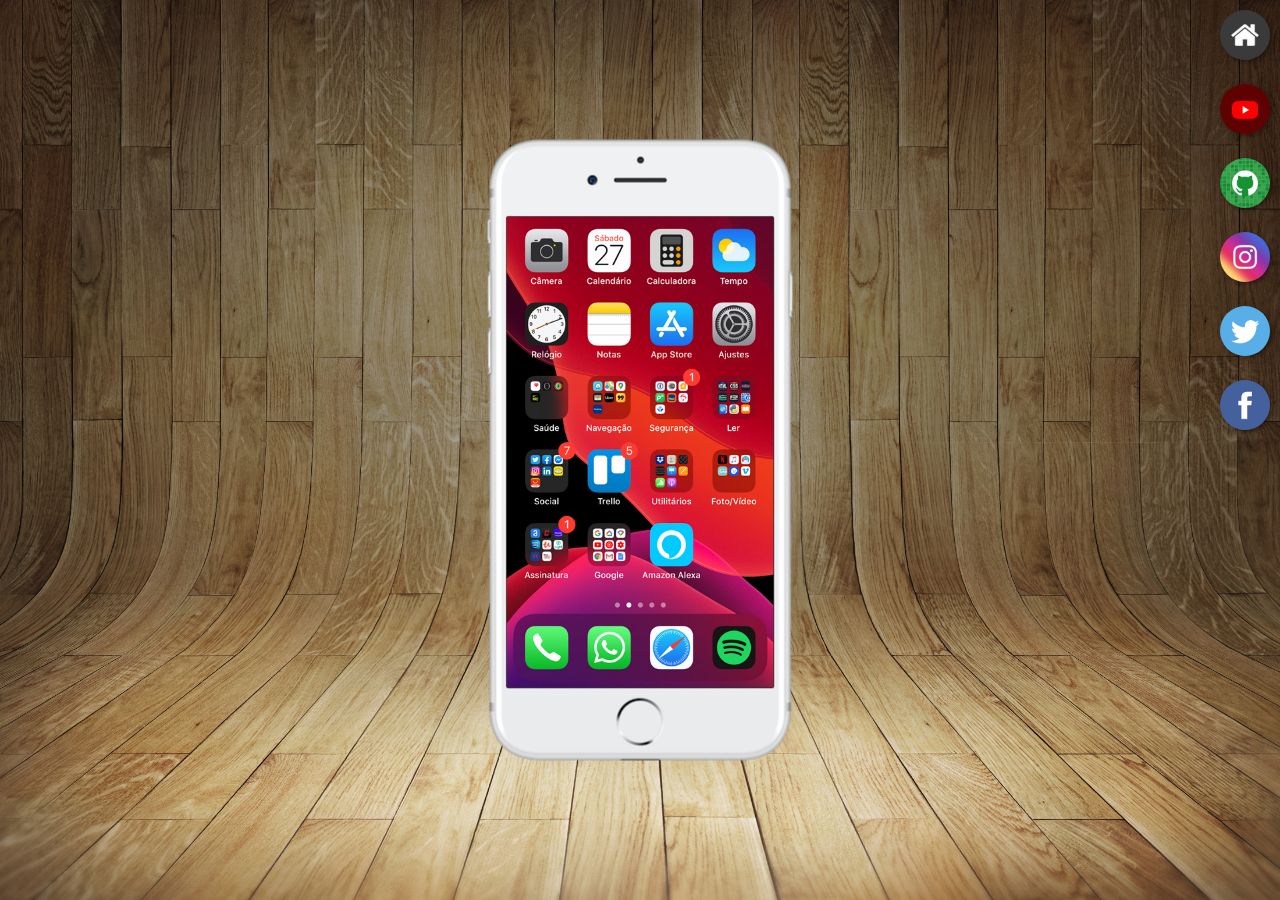
<file: index.html>
<!DOCTYPE html>
<html lang="pt-br">
<head>
    <meta charset="UTF-8">
    <meta http-equiv="X-UA-Compatible" content="IE=edge">
    <meta name="viewport" content="width=device-width, initial-scale=1.0">
    <link rel="shortcut icon" href="favicons.ico" type="image/x-icon">
    <link rel="stylesheet" href="estilos/style.css">
    <title>Projeto Social</title>
</head>
<body>
    <main>
        <section id="telefone">
            <iframe src="home.html" name="tela" id="tela" frameborder="0">
                Seu navegador não é compatível.
            </iframe>
        </section>

        <section id="redes-sociais">
            <a href="home.html" target="tela"><img src="imagens/logo-home.jpg" alt="Home"></a><br>
            <a href="youtube.html" target="tela"><img src="imagens/logo-youtube.jpg" alt="Youtube"></a><br>
            <a href="github.html" target="tela"><img src="imagens/logo-github.jpg" alt="GitHub"></a><br>
            <a href="instagram.html" target="tela"><img src="imagens/logo-instagram.jpg" alt="Instagram"></a><br>
            <a href="twitter.html" target="tela"><img src="imagens/logo-twitter.jpg" alt="Twitter"></a><br>
            <a href="facebook.html" target="tela"><img src="imagens/logo-facebook.jpg" alt="Facebook"></a>
        </section>
    </main>
</body>
</html>
</file>
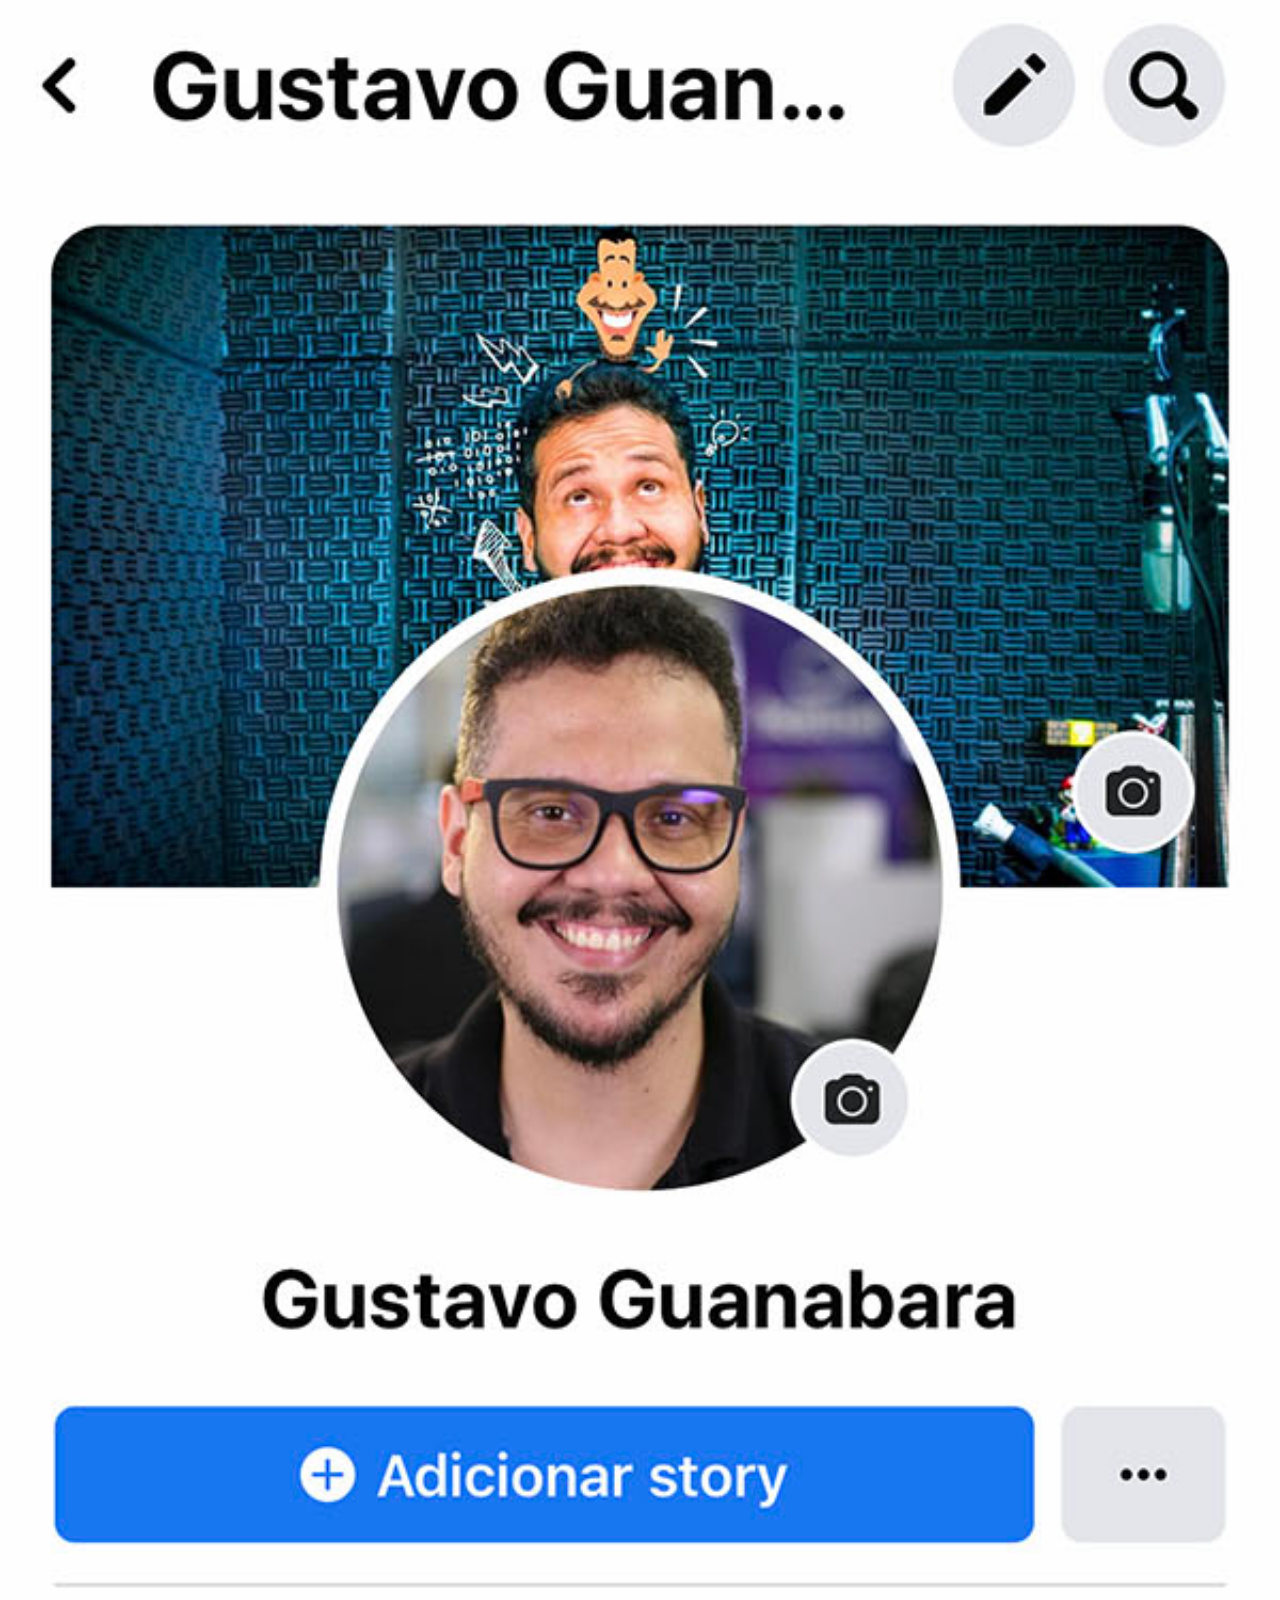
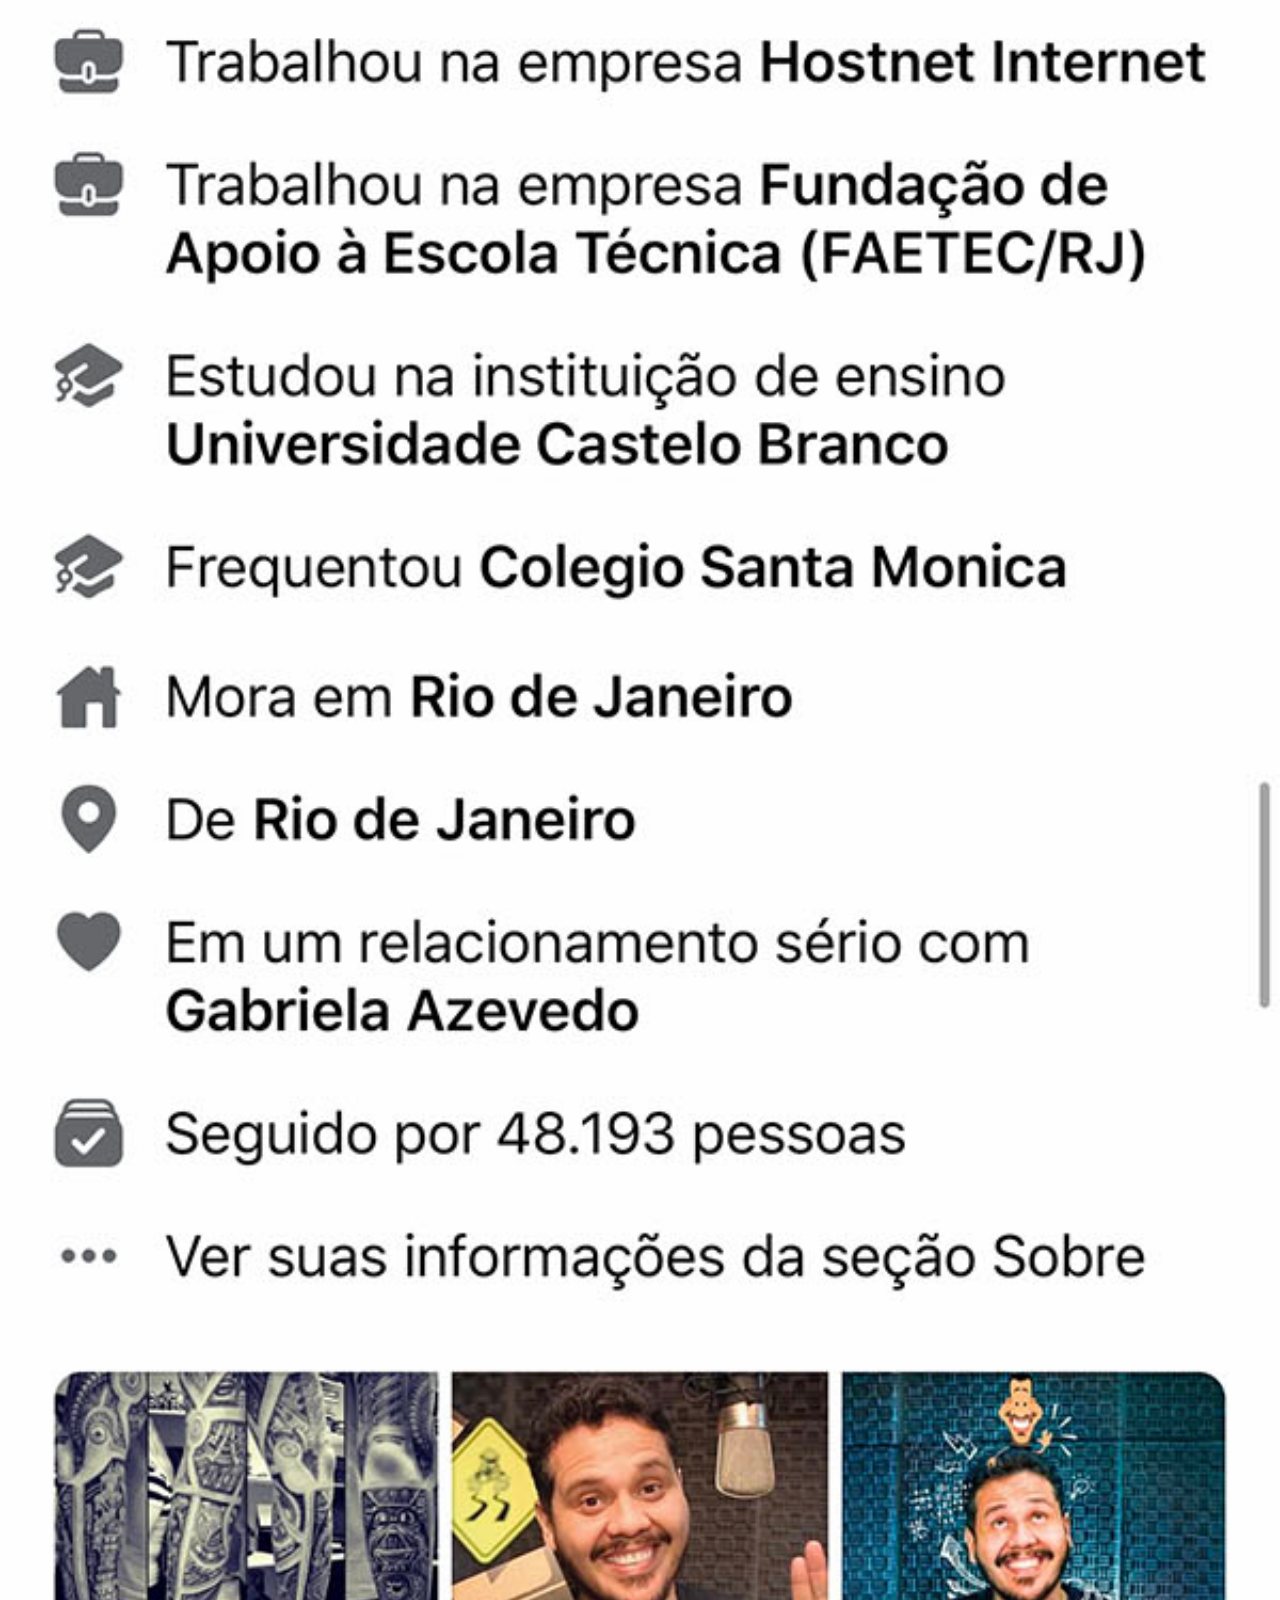
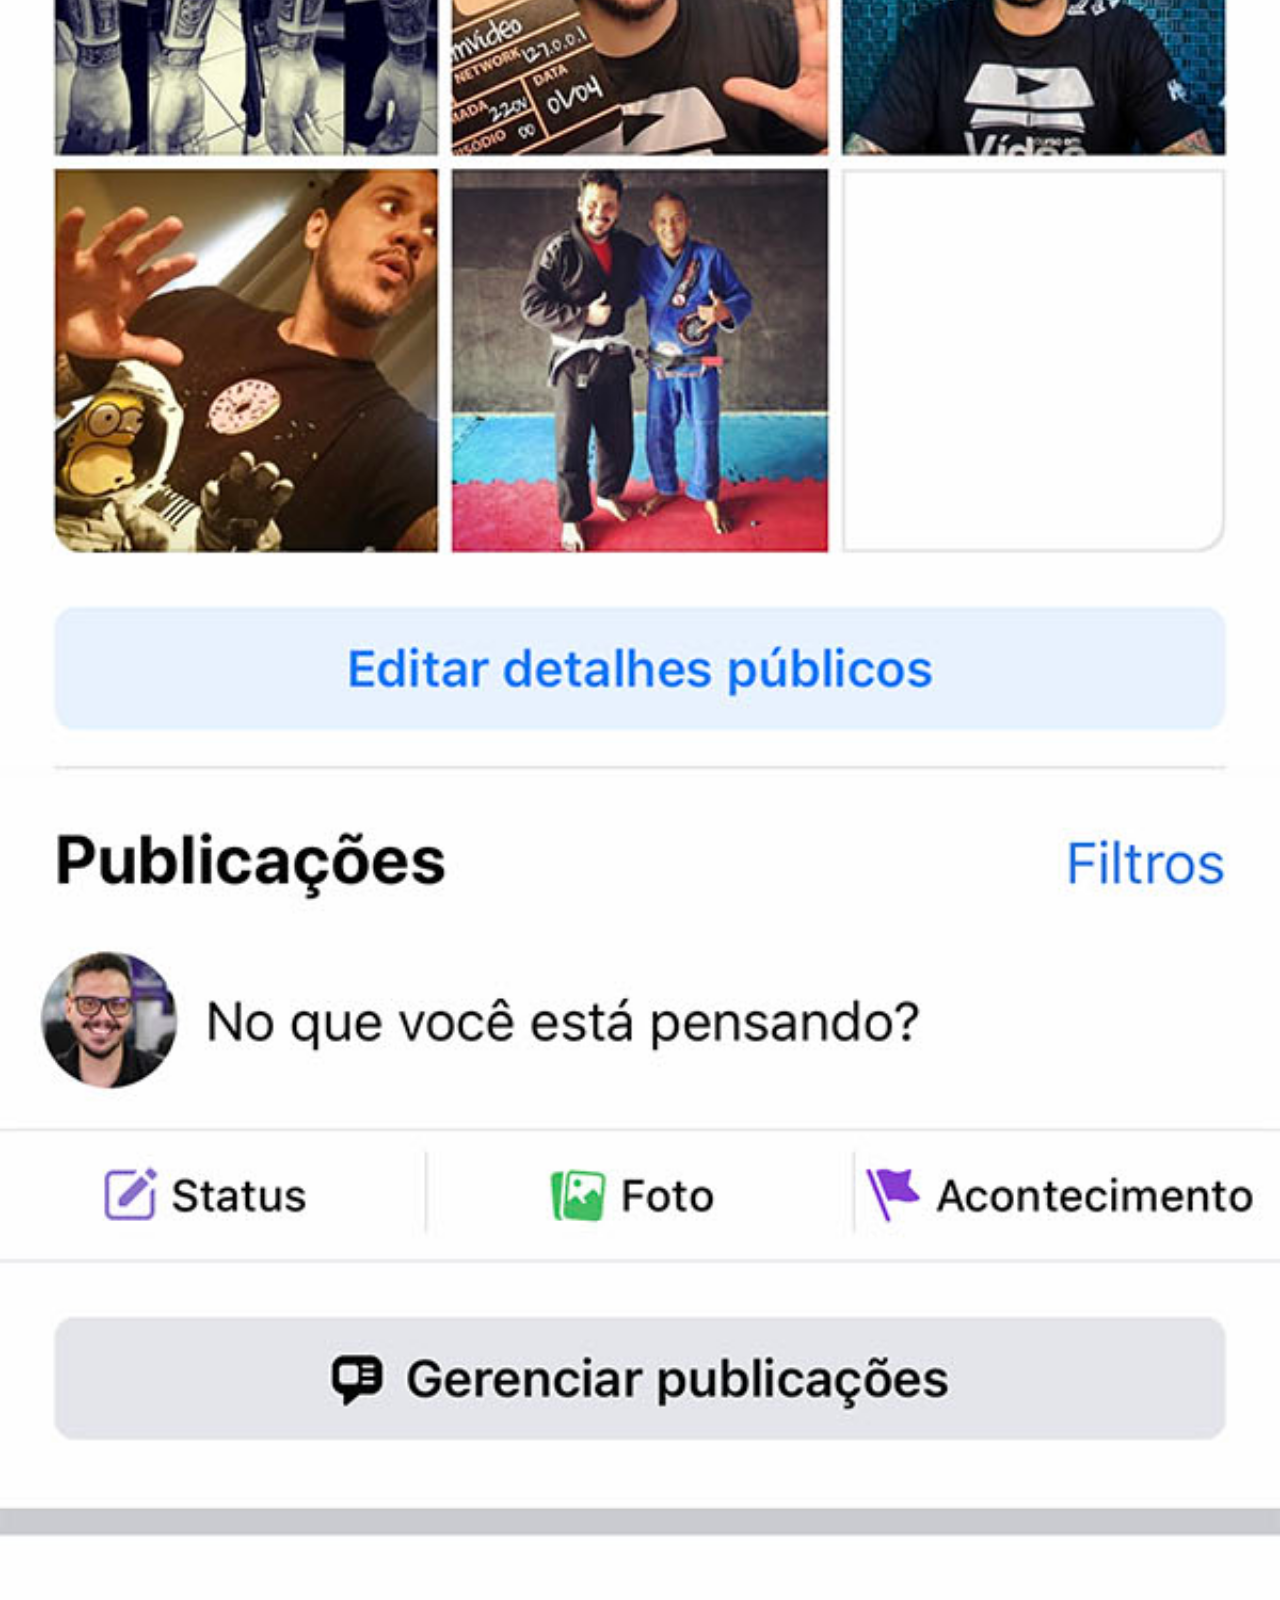
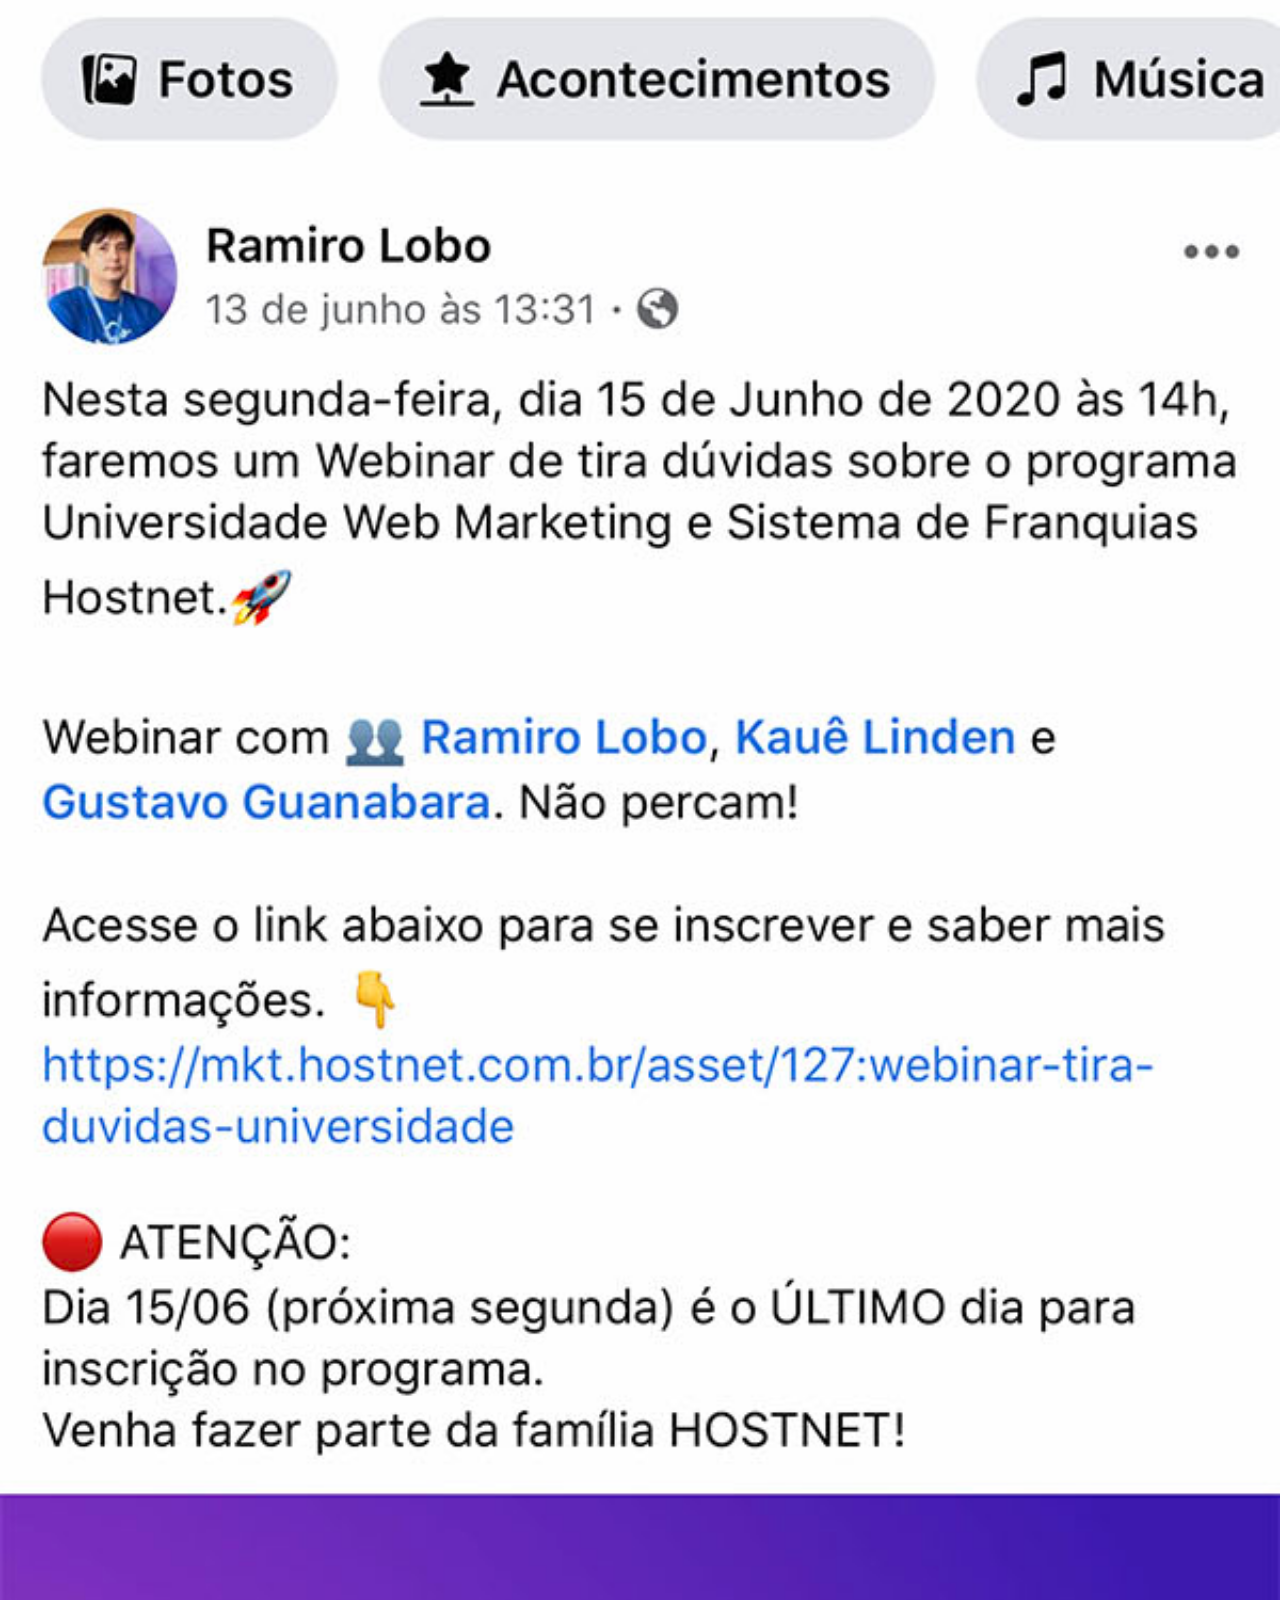
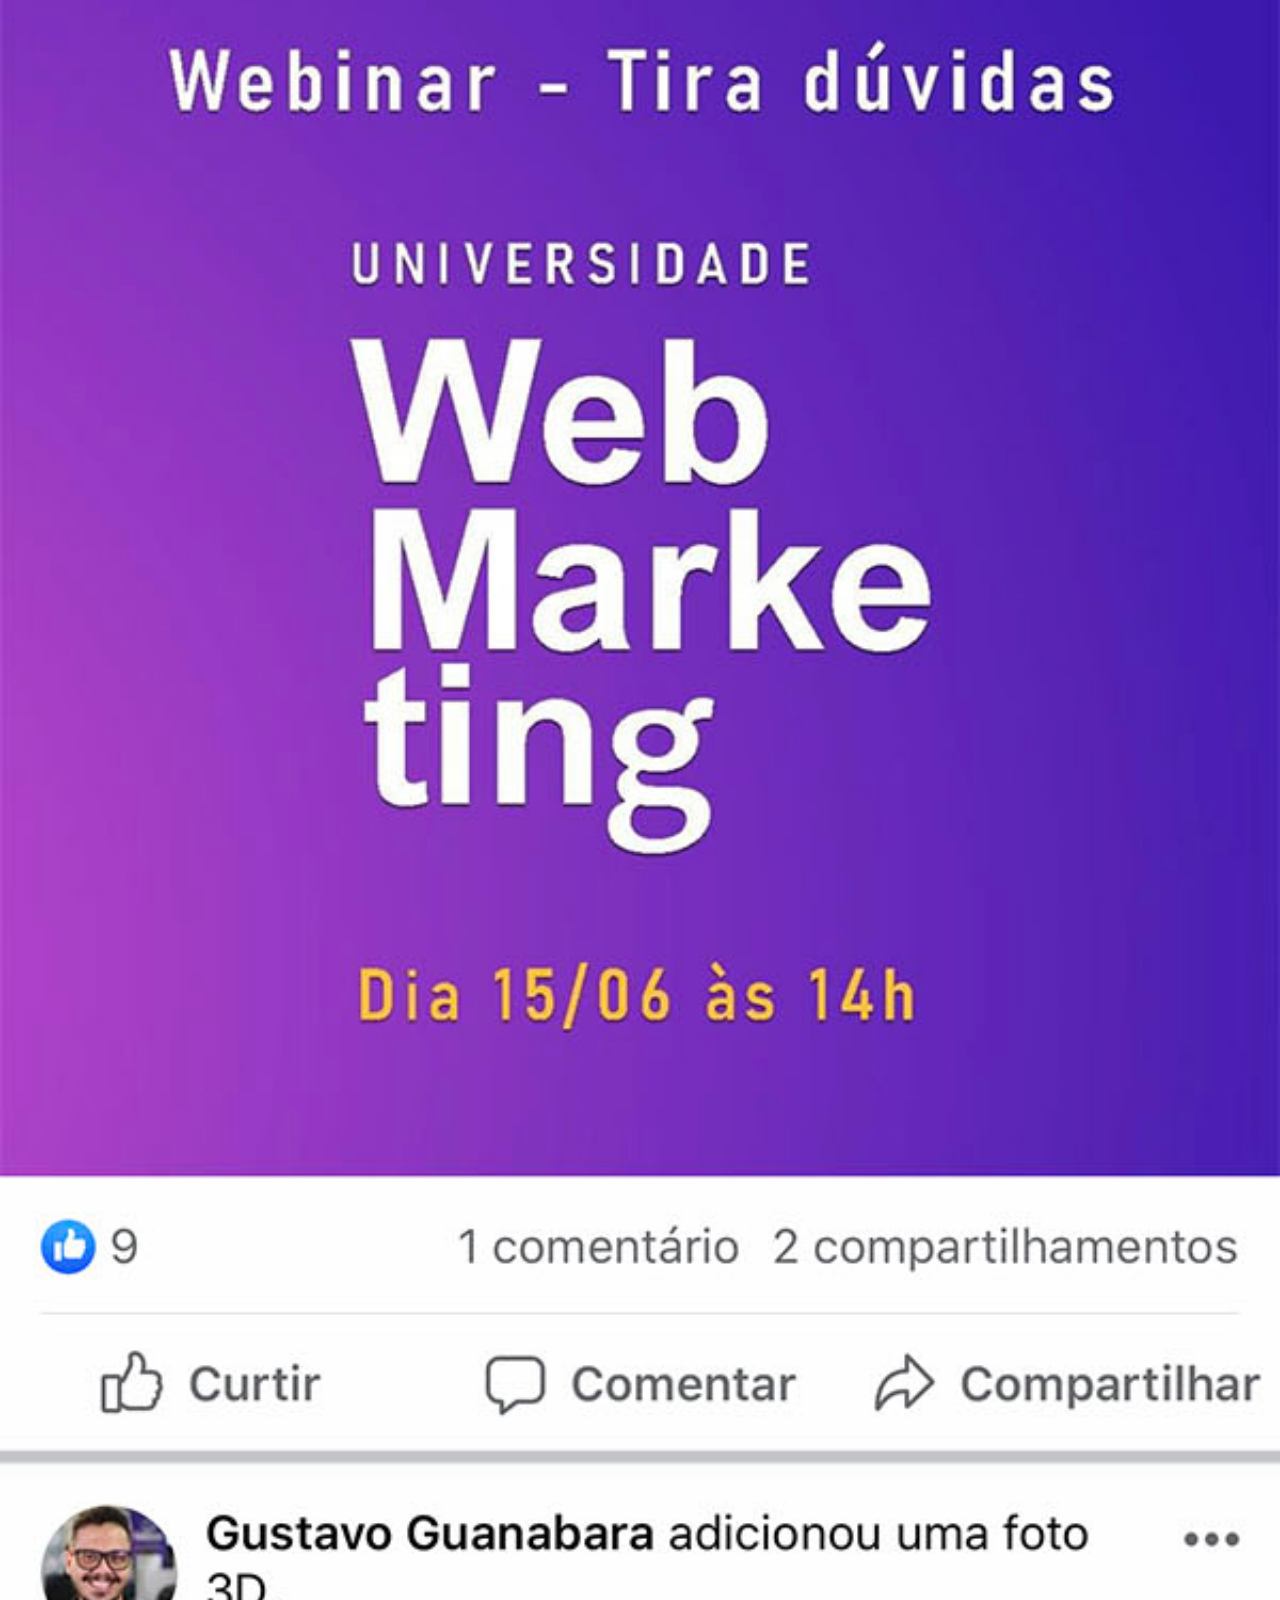
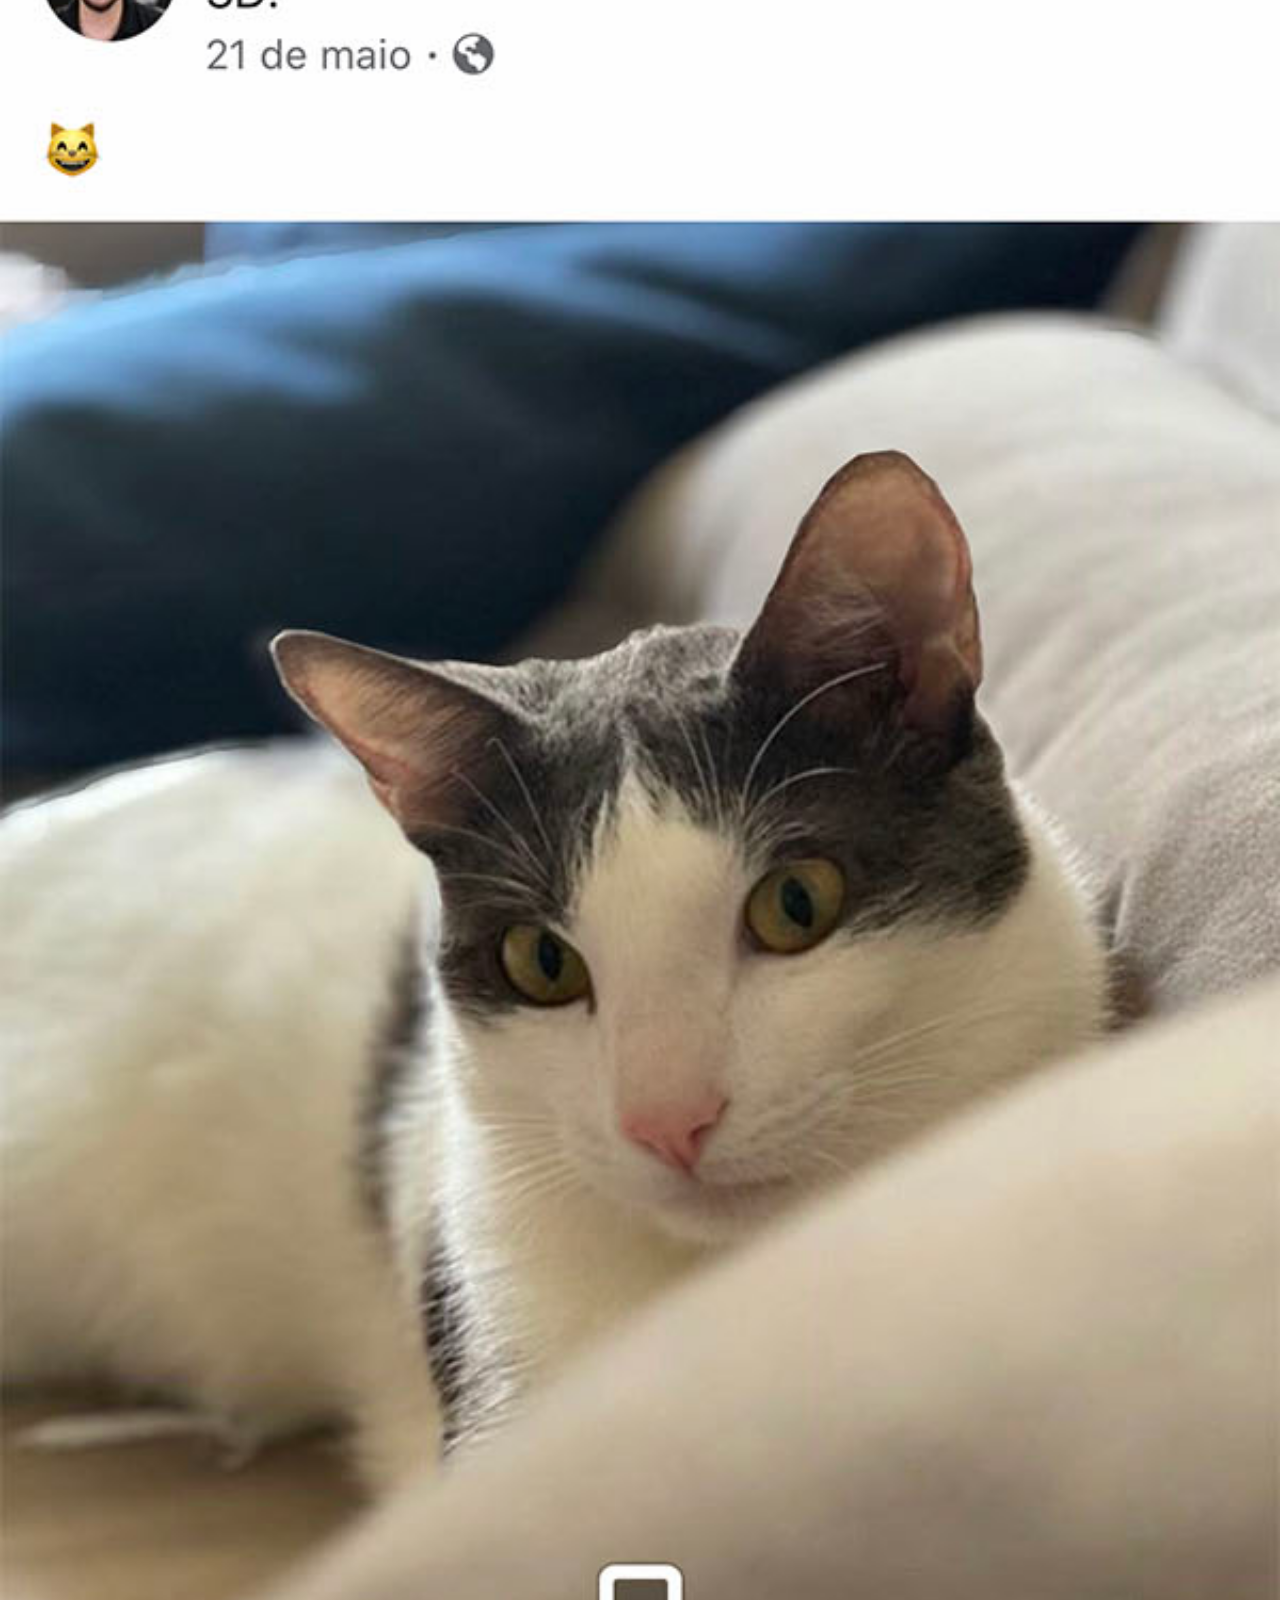
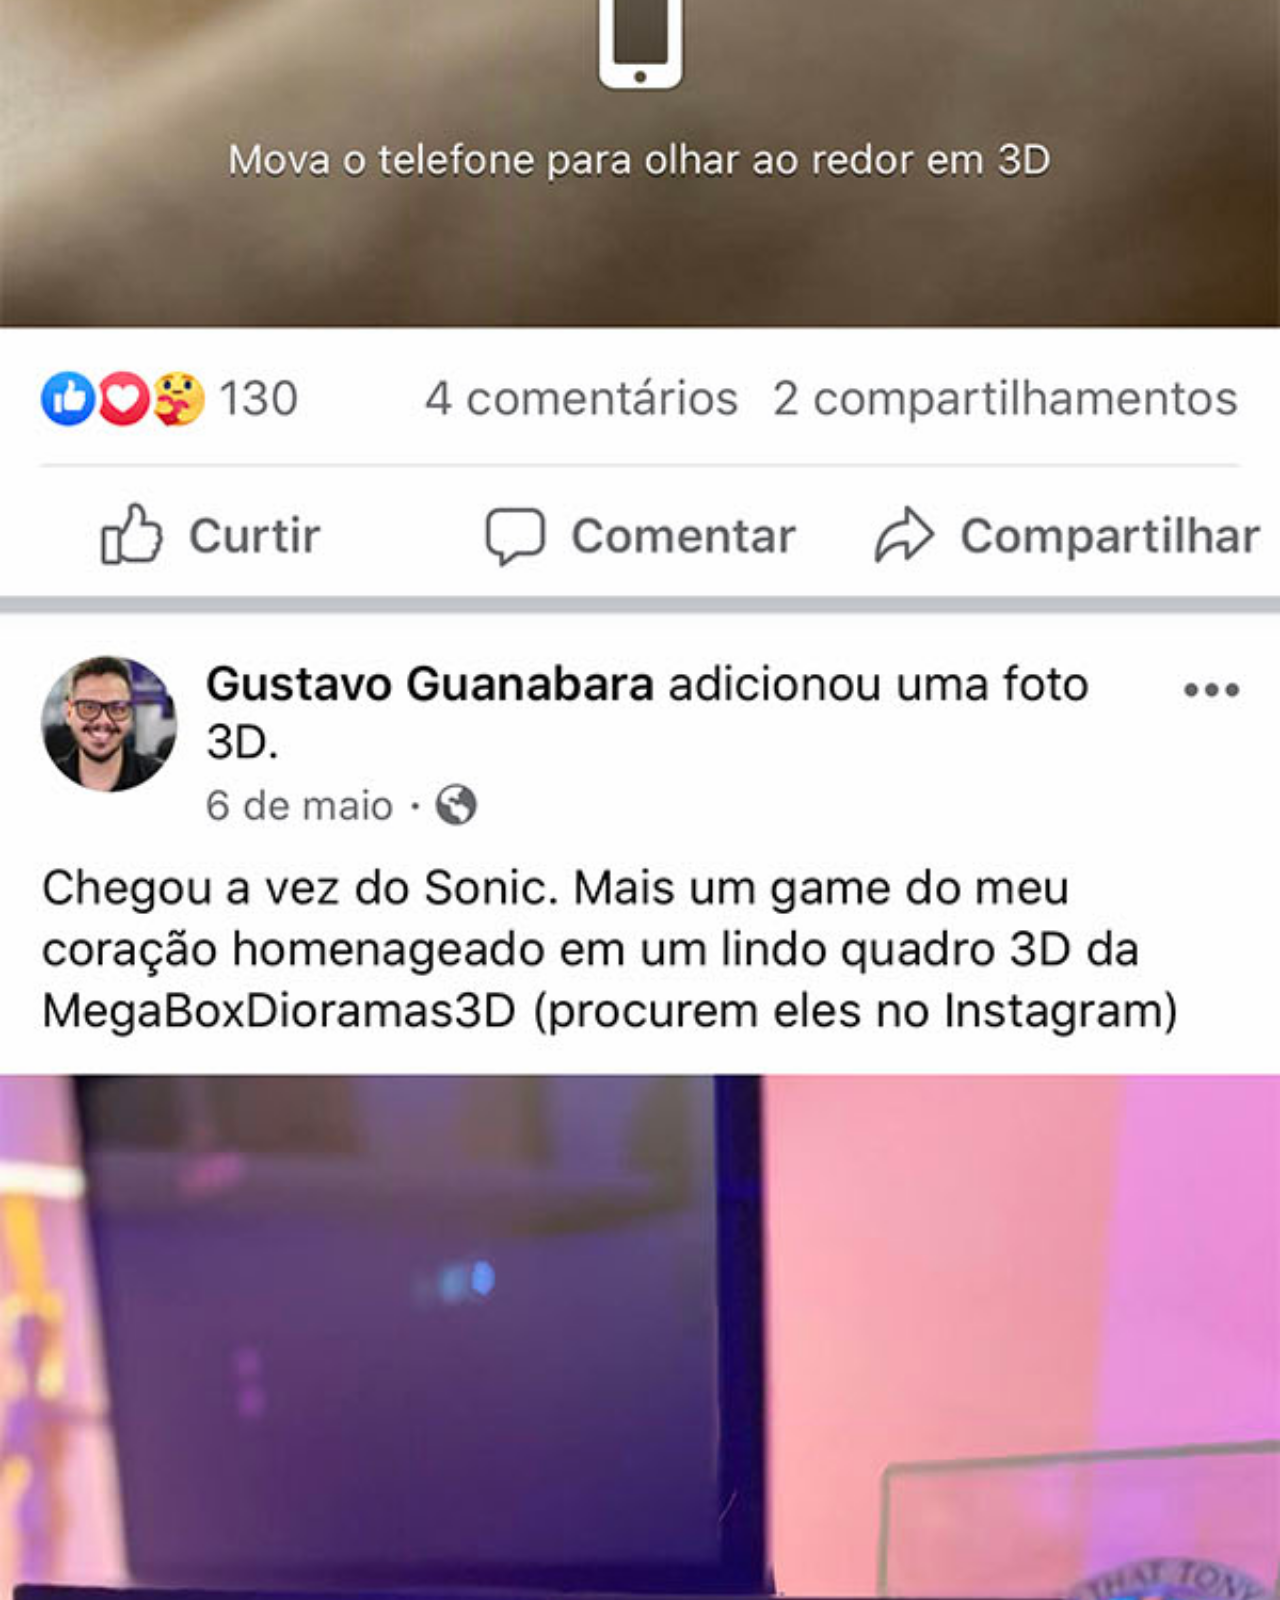
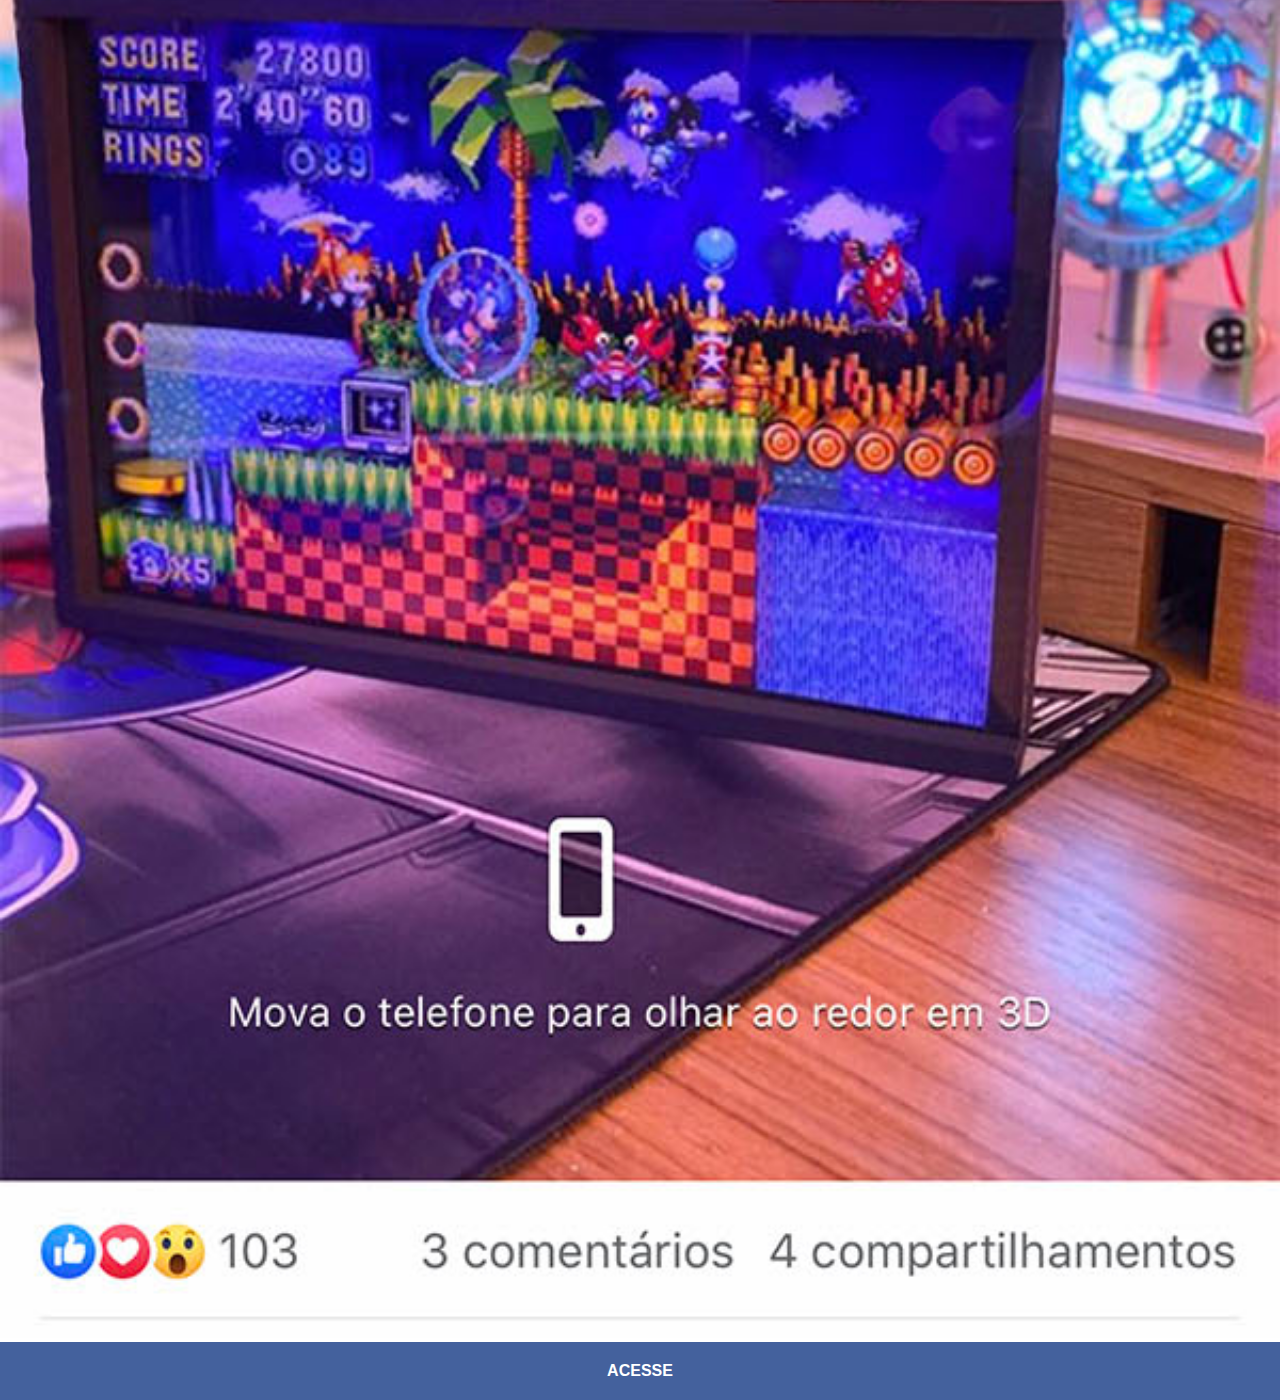
<file: facebook.html>
<!DOCTYPE html>
<html lang="pt-br">
<head>
    <meta charset="UTF-8">
    <meta http-equiv="X-UA-Compatible" content="IE=edge">
    <meta name="viewport" content="width=device-width, initial-scale=1.0">
    <link rel="stylesheet" href="estilos/social.css">
    <title>Facebook</title>
    <style>
        a {
            background-color: rgb(68, 97, 157)
        }

        a:hover {
            background-color: blue;
        }
    </style>
</head>
<body>
    <img src="imagens/tela-facebook.jpg" alt="Facebook">
    <a href="https://pt-br.facebook.com/gustavoguanabara/" target="_blank">ACESSE</a>
</body>
</html>
</file>
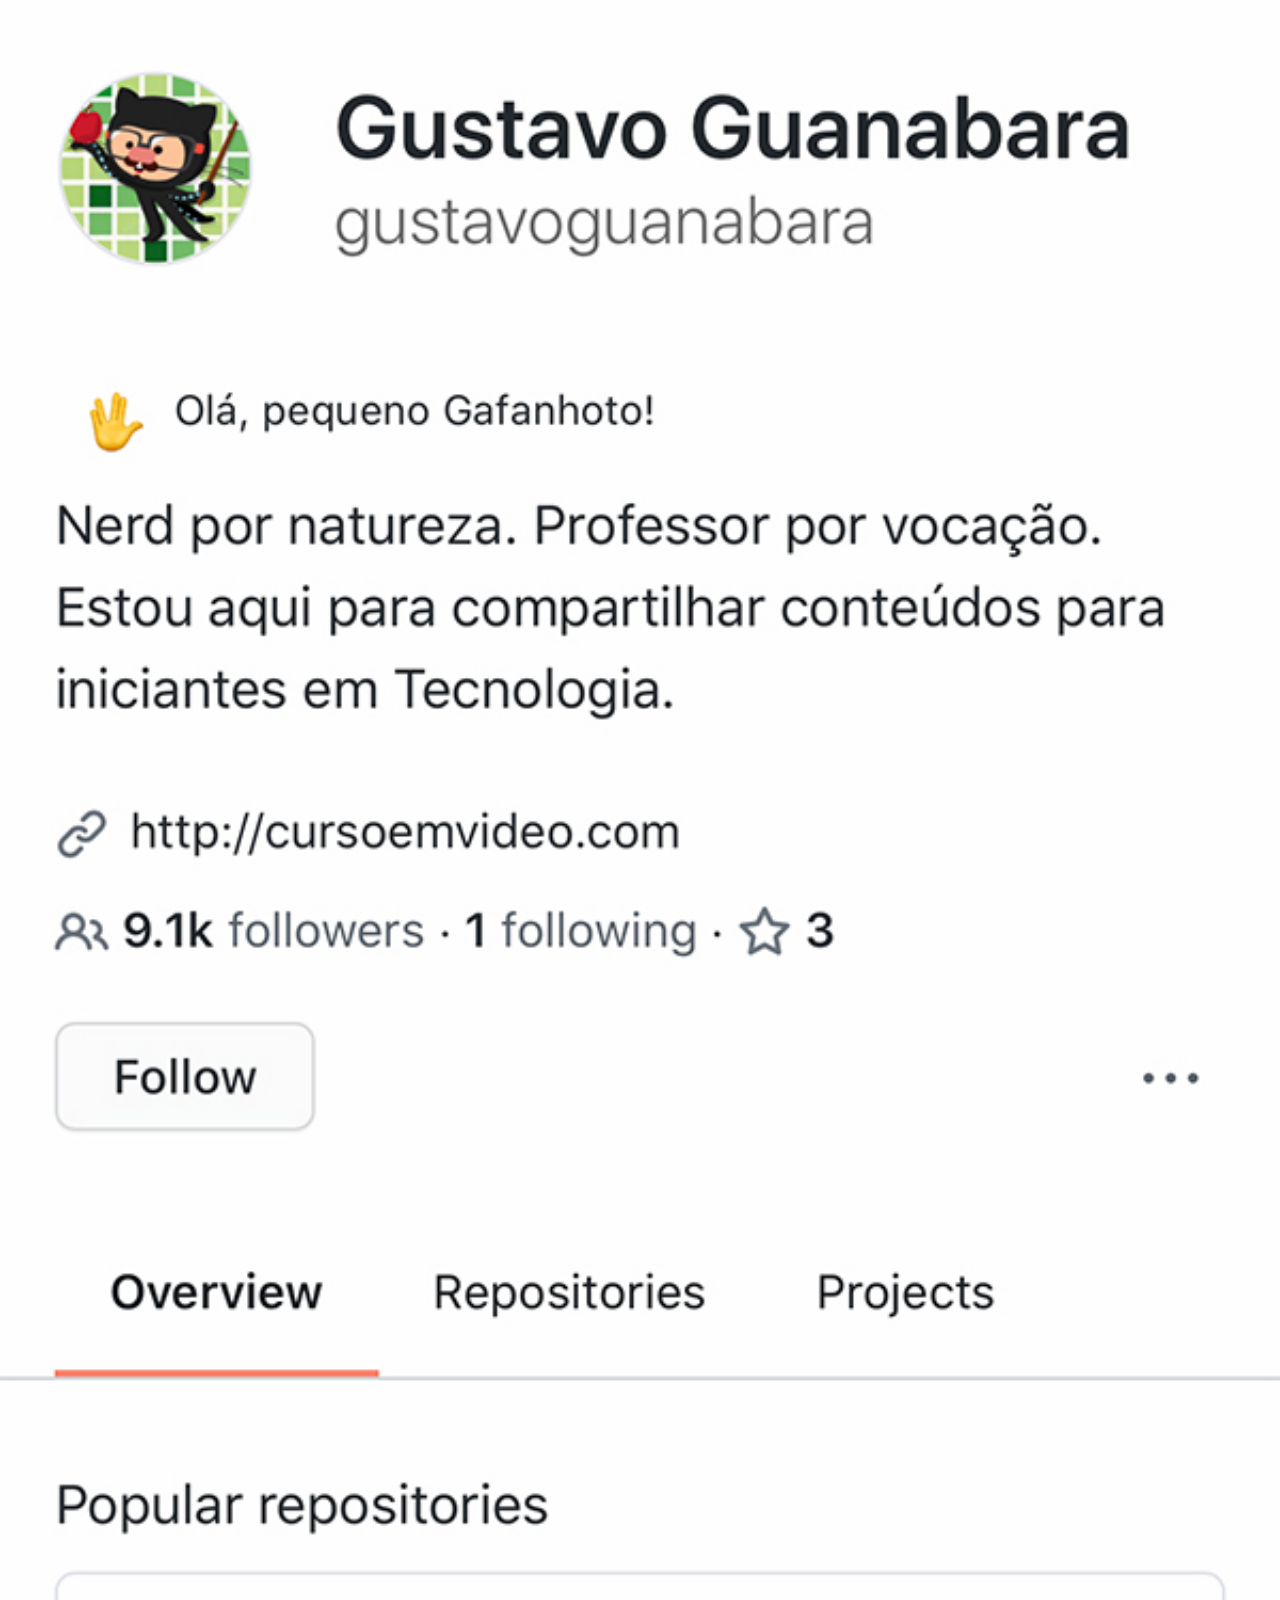
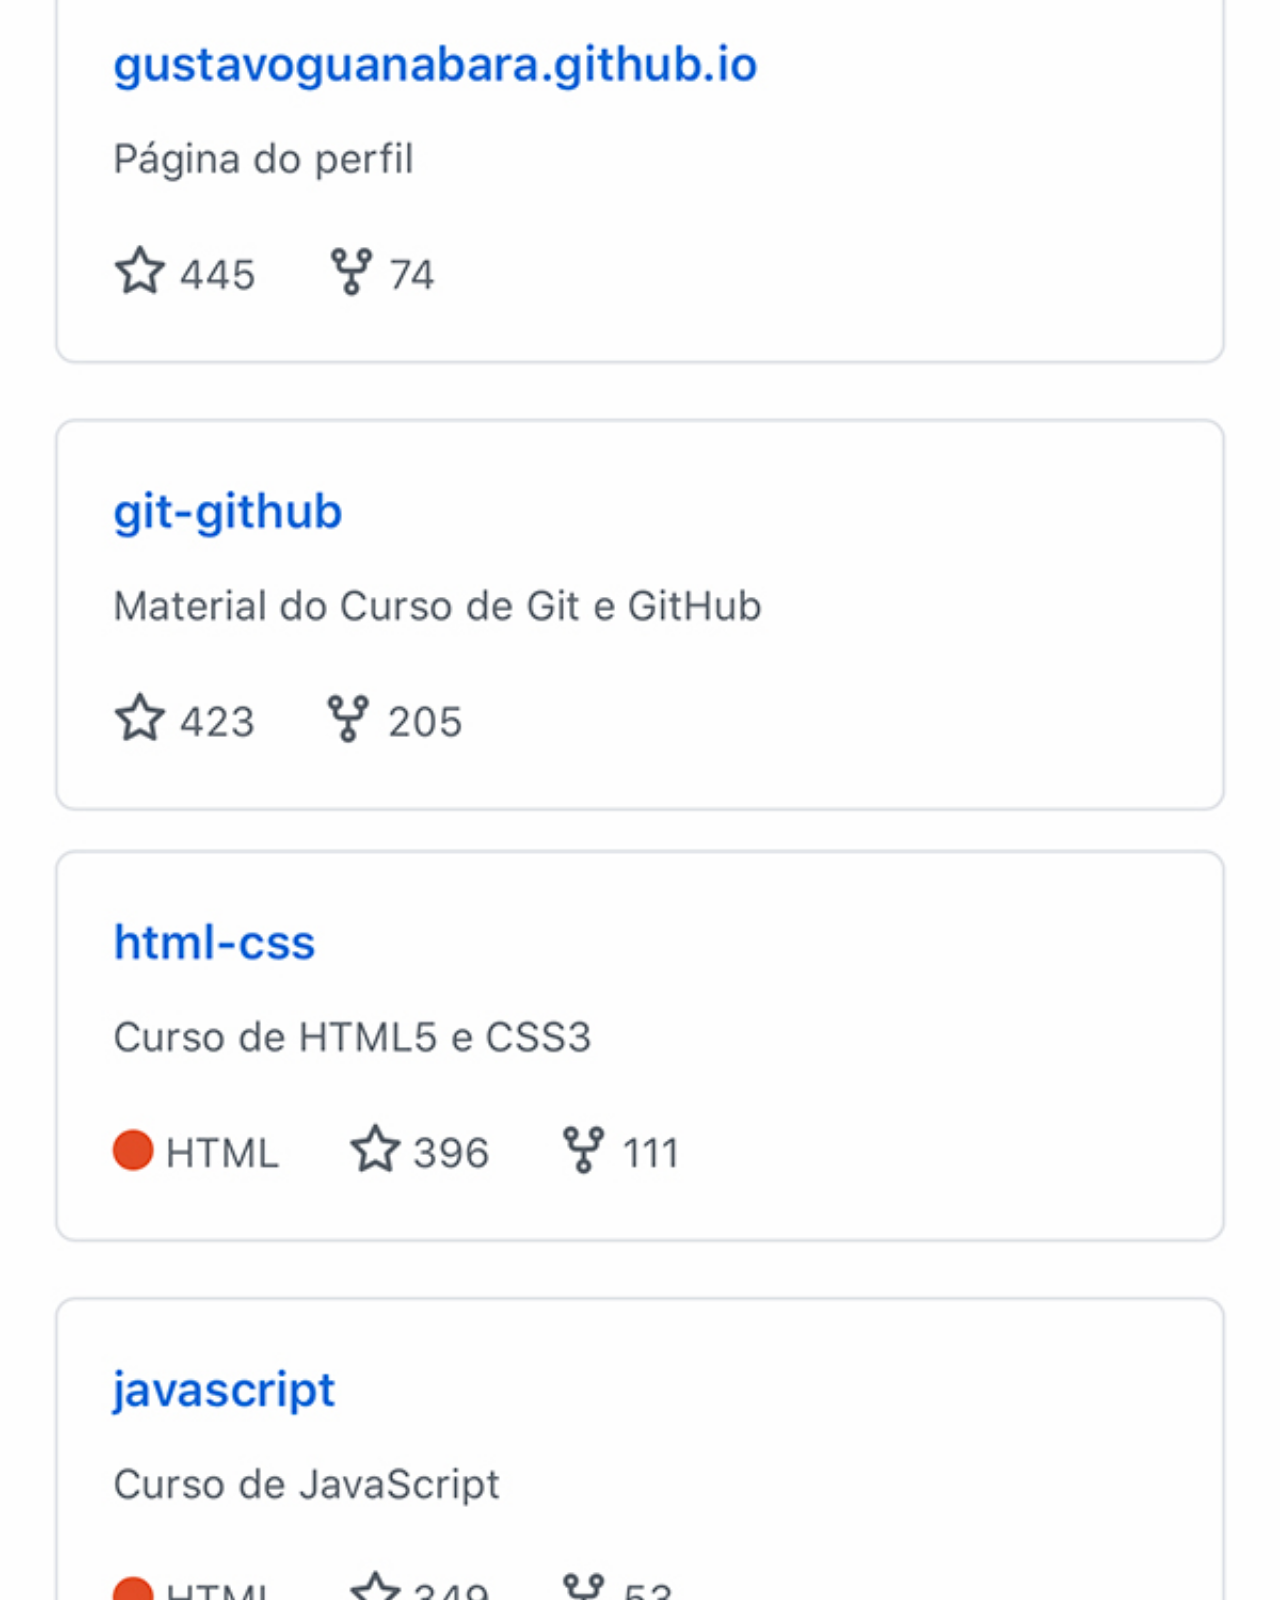
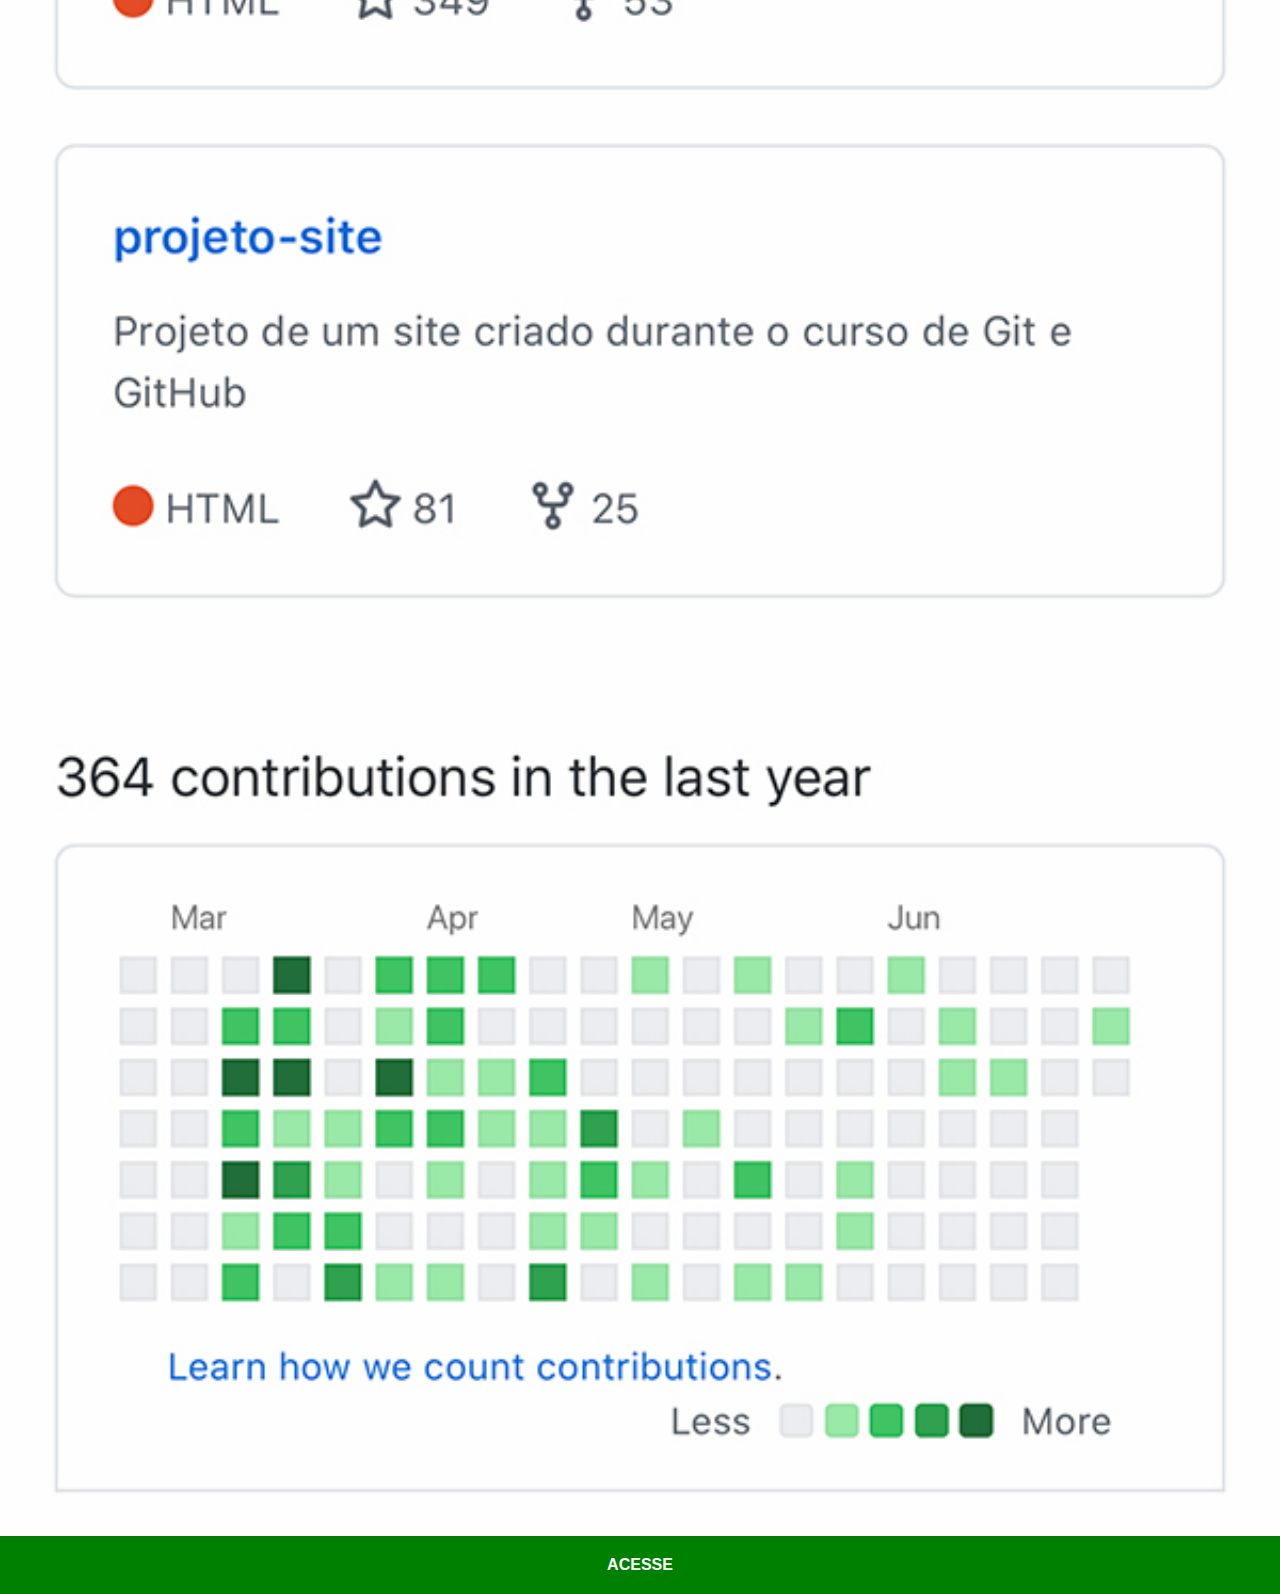
<file: github.html>
<!DOCTYPE html>
<html lang="pt-br">
<head>
    <meta charset="UTF-8">
    <meta http-equiv="X-UA-Compatible" content="IE=edge">
    <meta name="viewport" content="width=device-width, initial-scale=1.0">
    <link rel="stylesheet" href="estilos/social.css">
    <title>GitHub</title>
    <style>
        a {
            background-color: green;
        }

        a:hover {
            background-color: darkgreen;
        }
    </style>
</head>
<body>
    <img src="imagens/tela-github.jpg" alt="GitHub">
    <a href="https://github.com/gustavoguanabara" target="_blank">ACESSE</a>
</body>
</html>
</file>
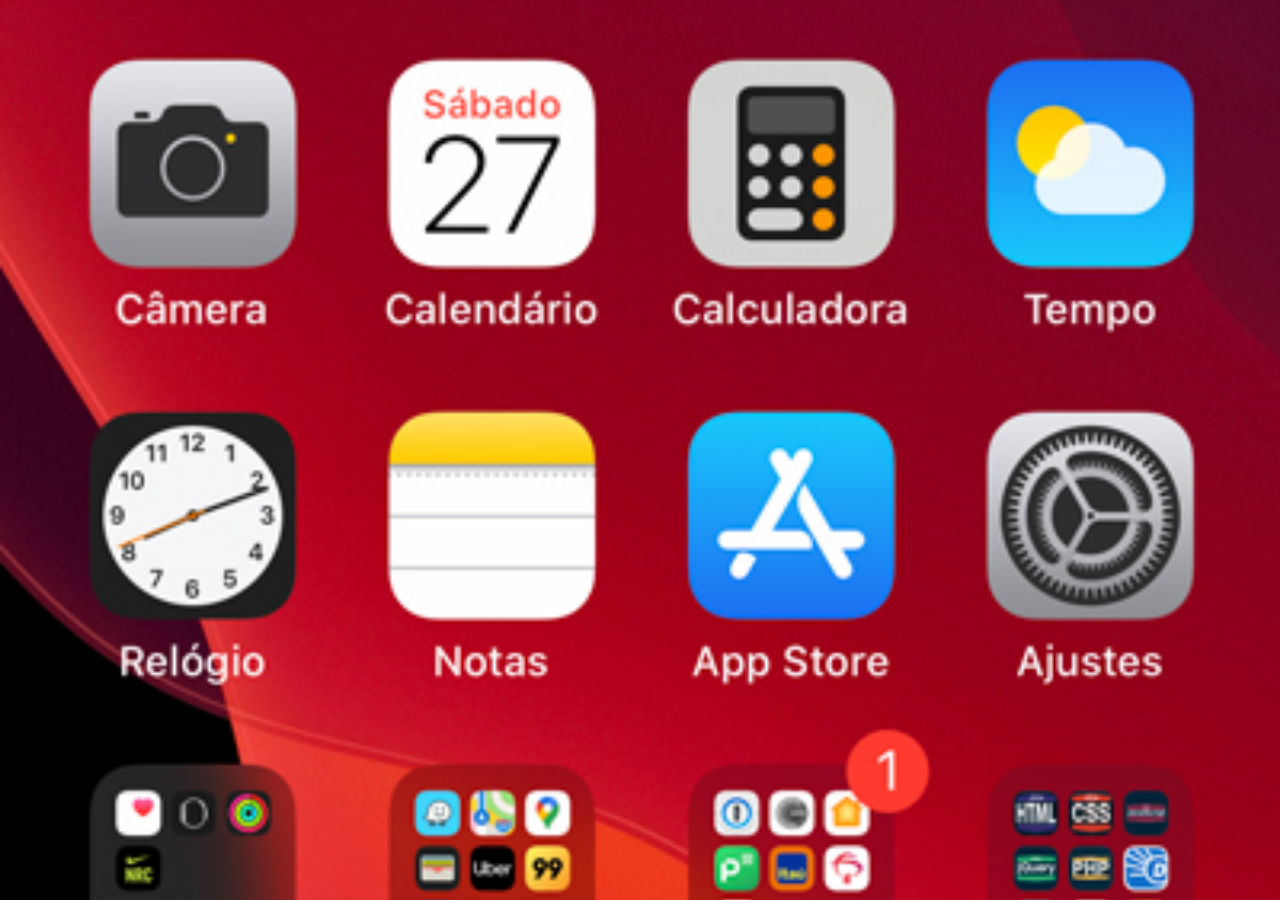
<file: home.html>
<!DOCTYPE html>
<html lang="pt-br">
<head>
    <meta charset="UTF-8">
    <meta http-equiv="X-UA-Compatible" content="IE=edge">
    <meta name="viewport" content="width=device-width, initial-scale=1.0">
    <title>Home</title>
    <style>
        * {
            margin: 0px;
            padding: 0px;
        }

        body {
            width: 100vw;
            height: 100vh;
            background: black url('imagens/tela-home.jpg') no-repeat top center;
            background-size: cover;
        }
    </style>
</head>
<body>
    
</body>
</html>
</file>
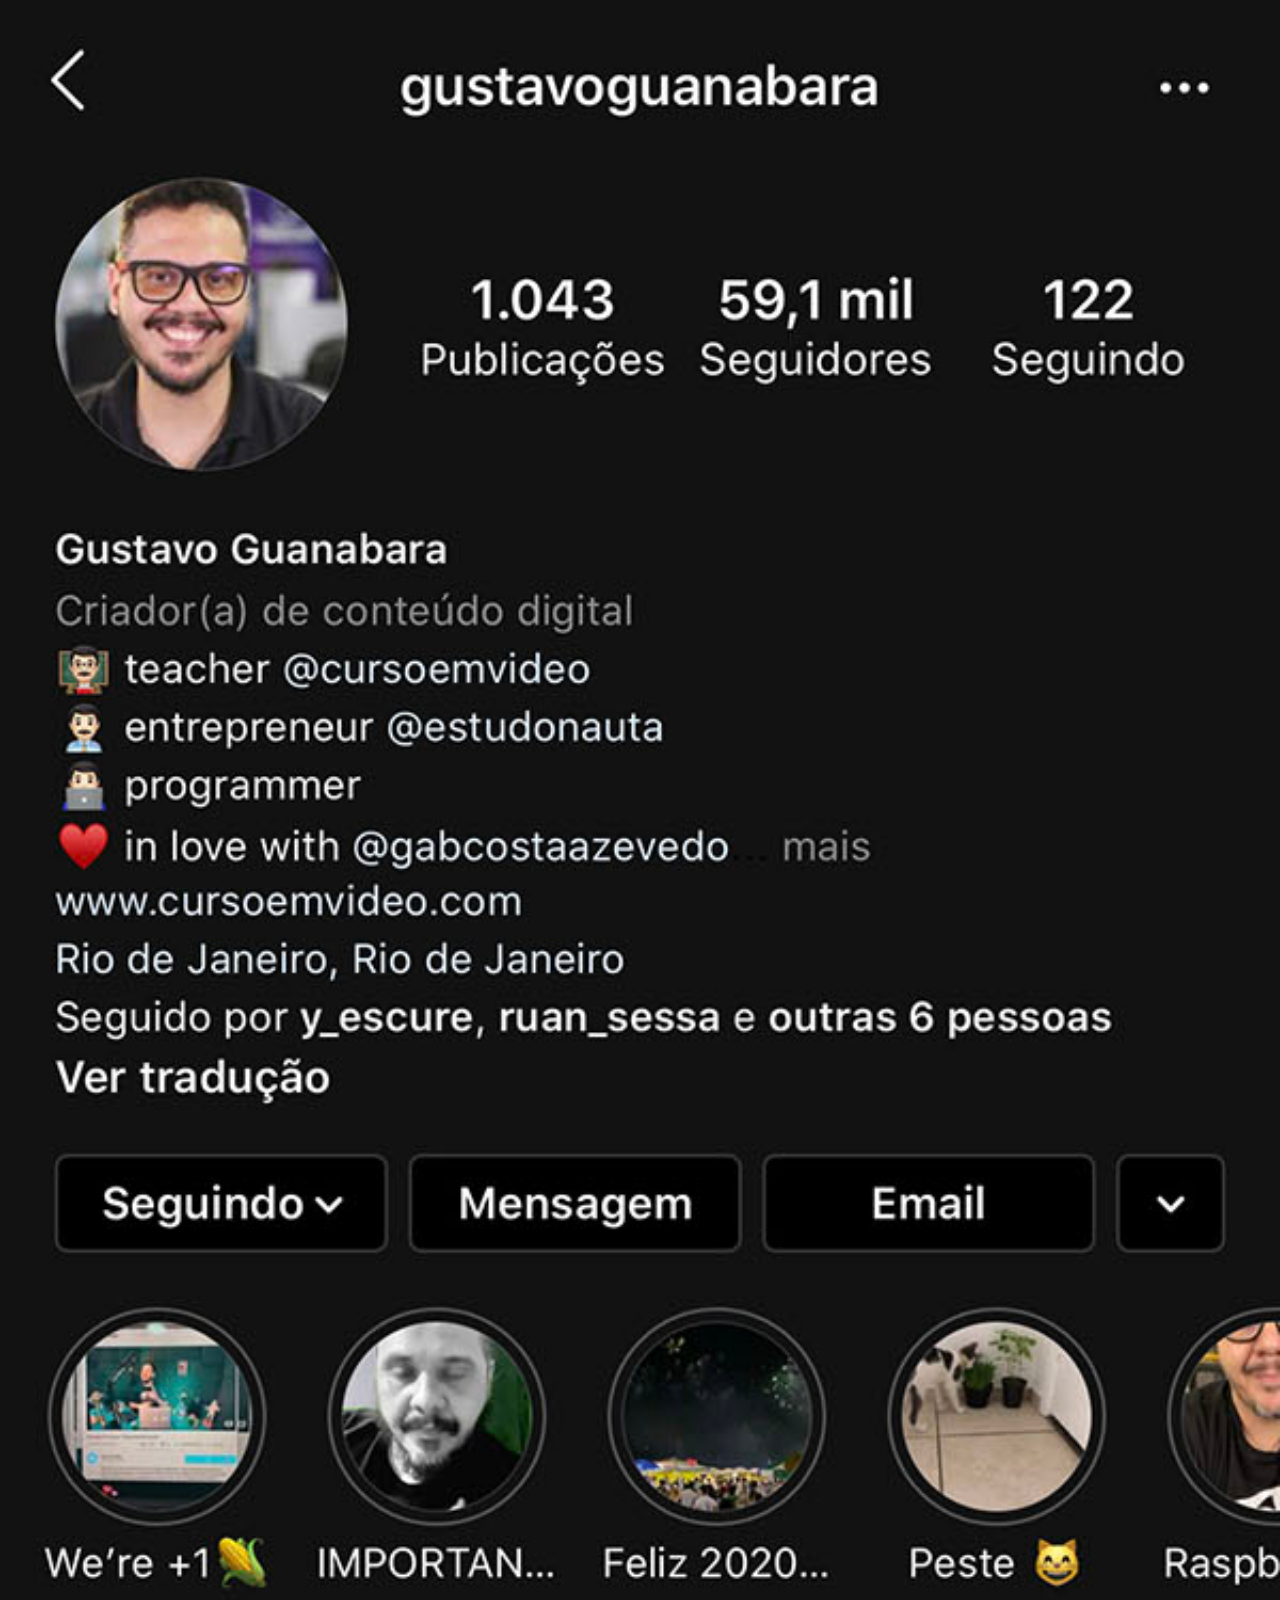
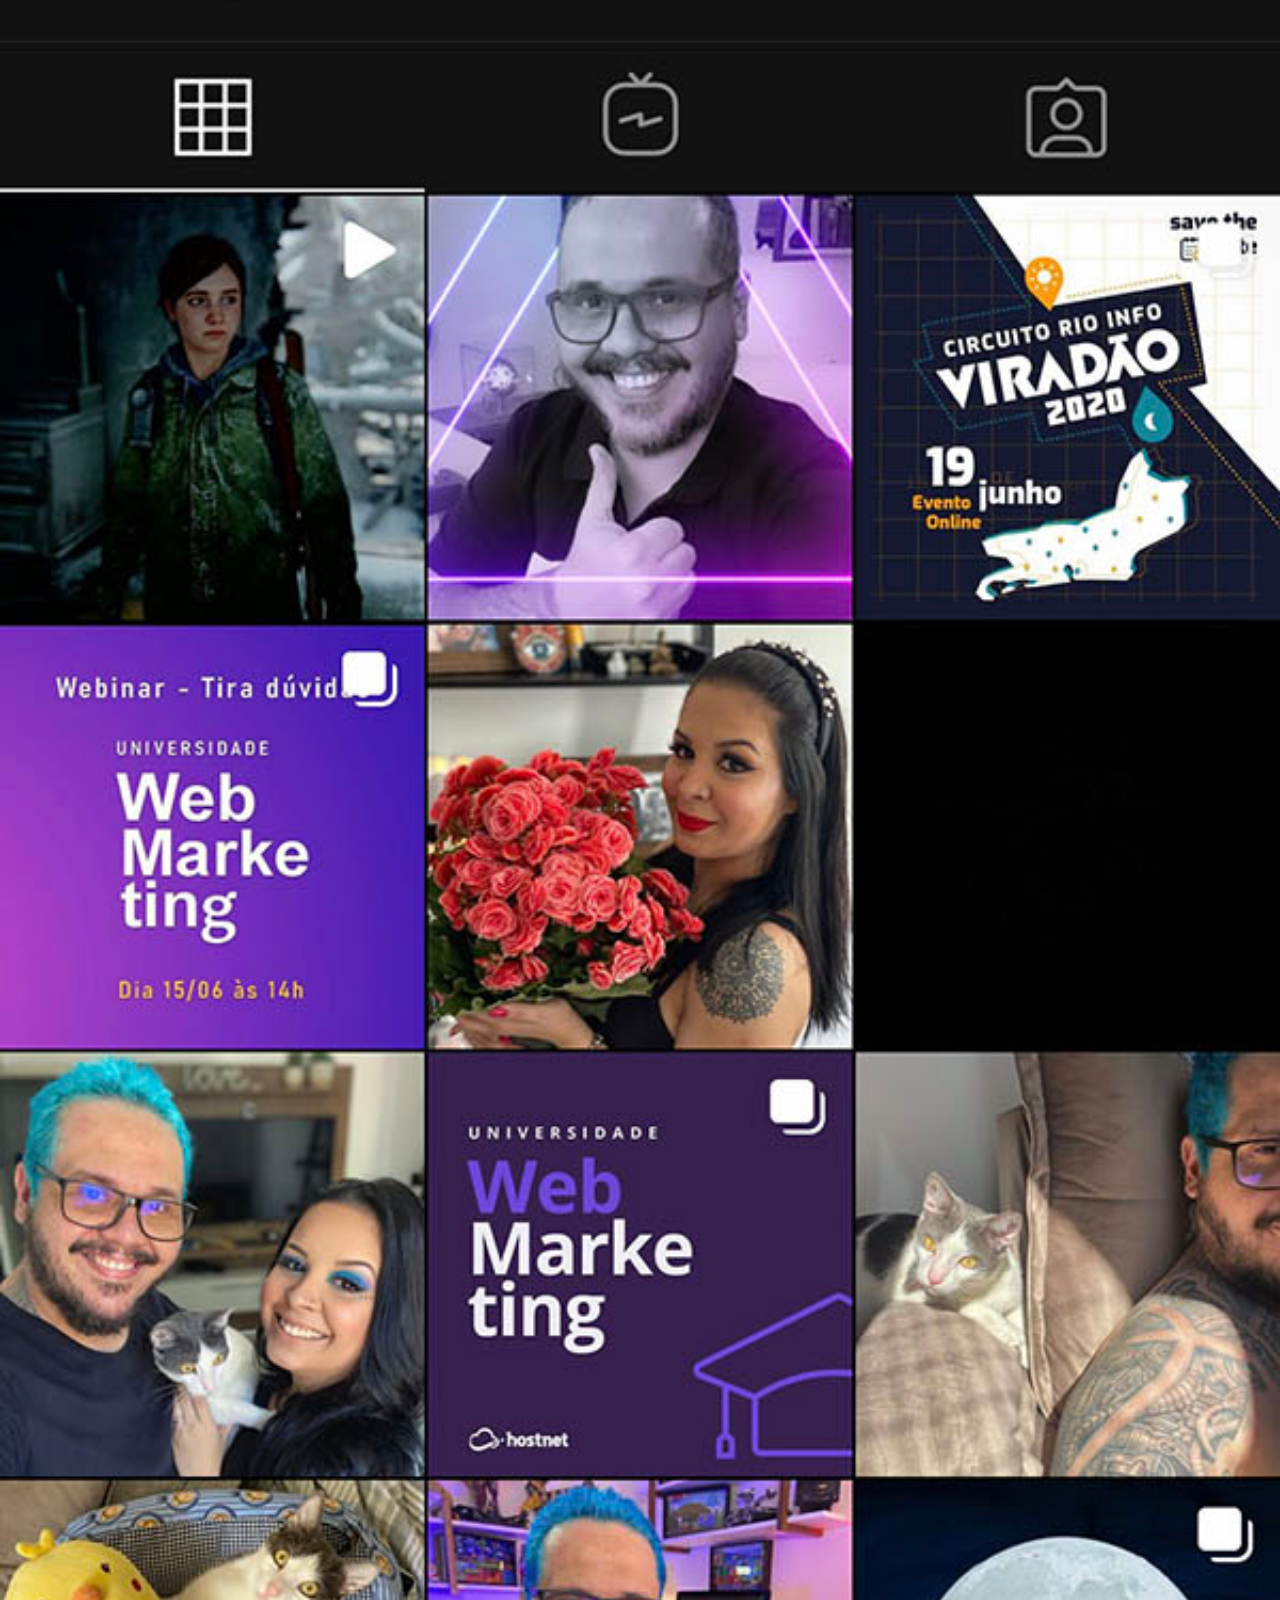
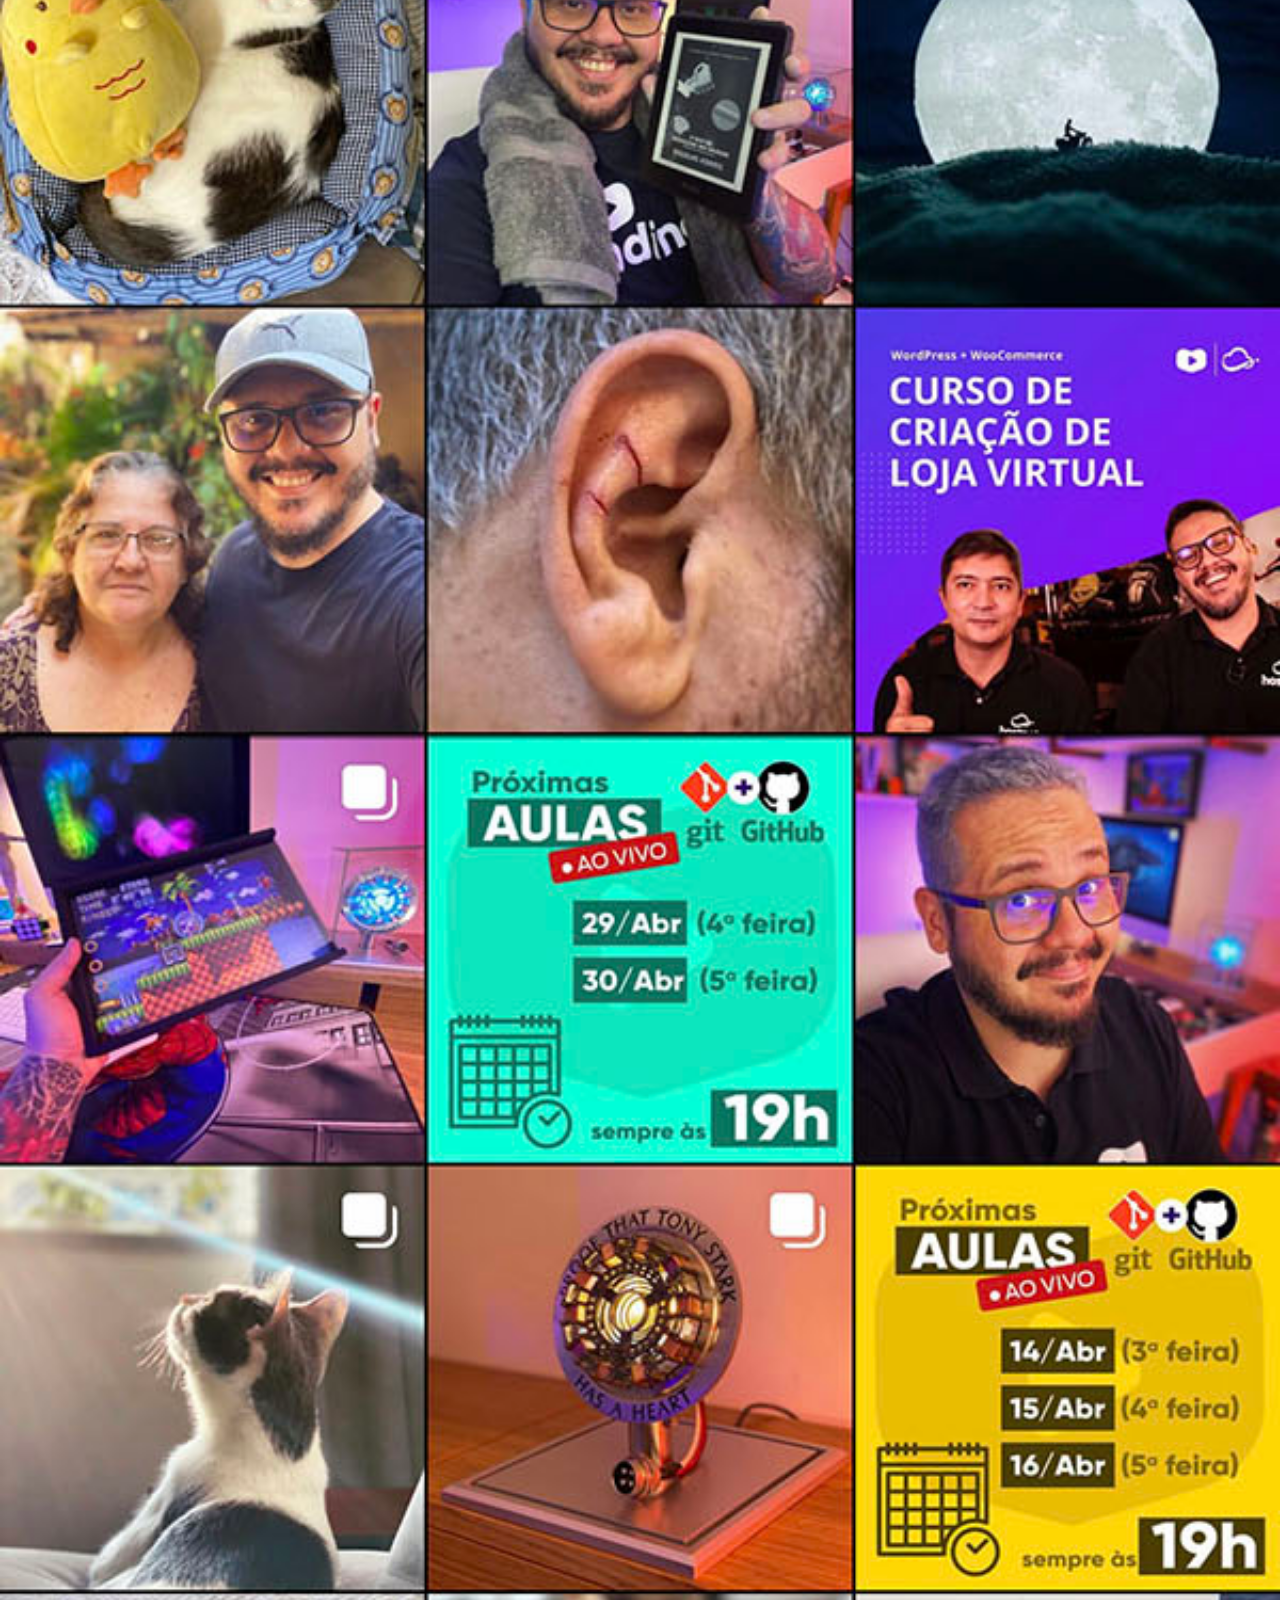
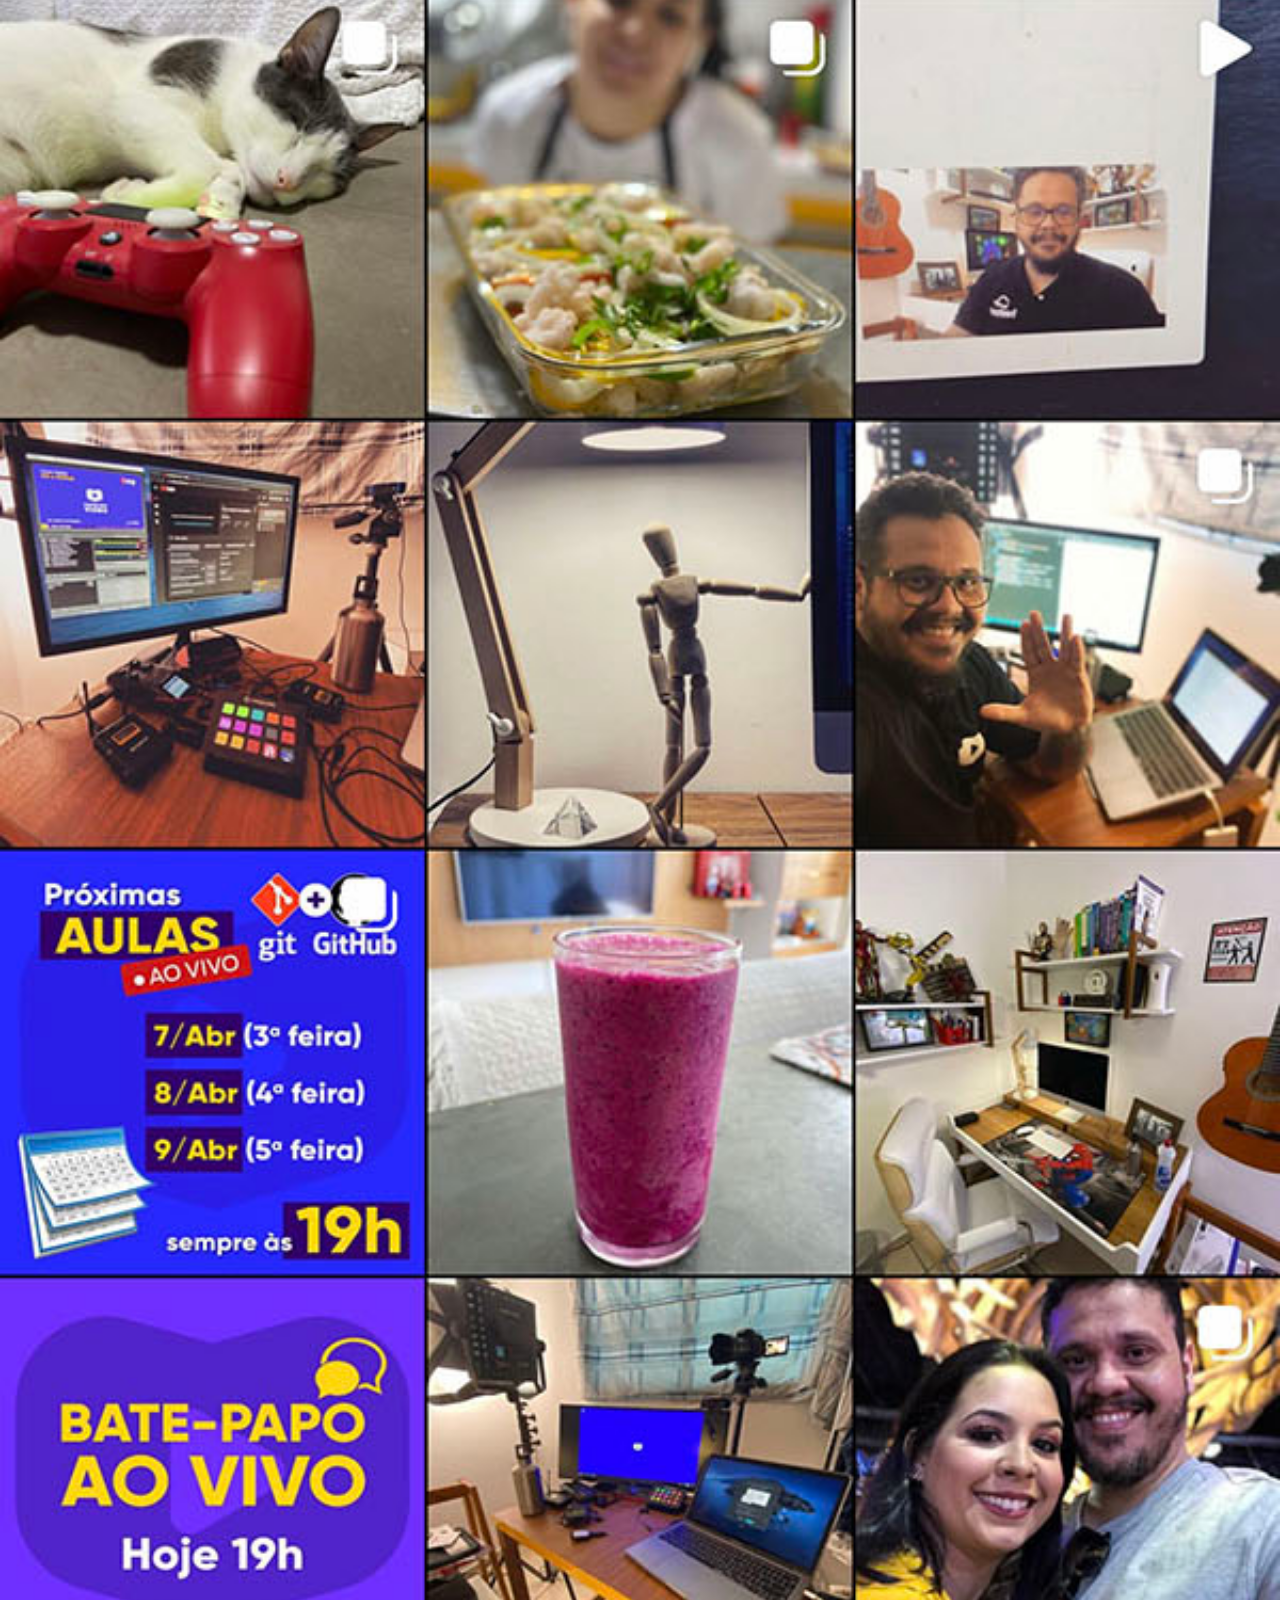
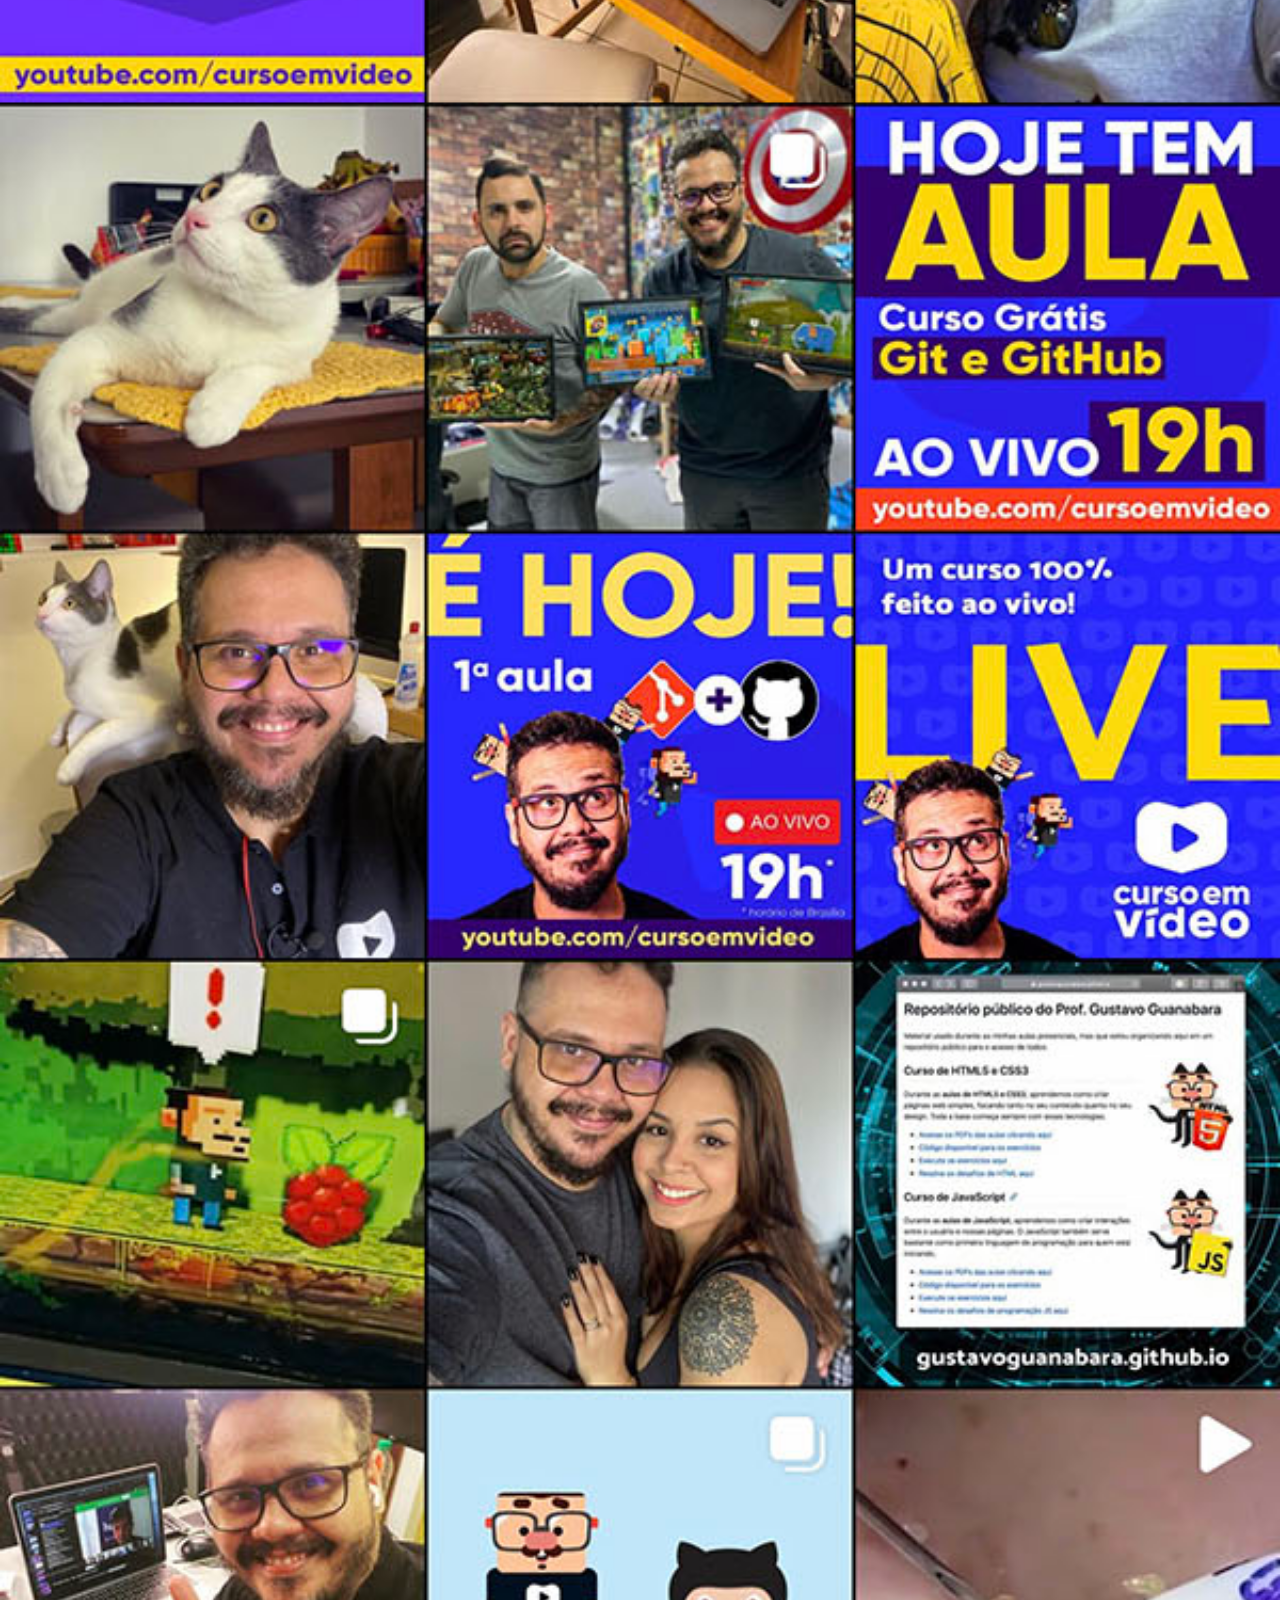
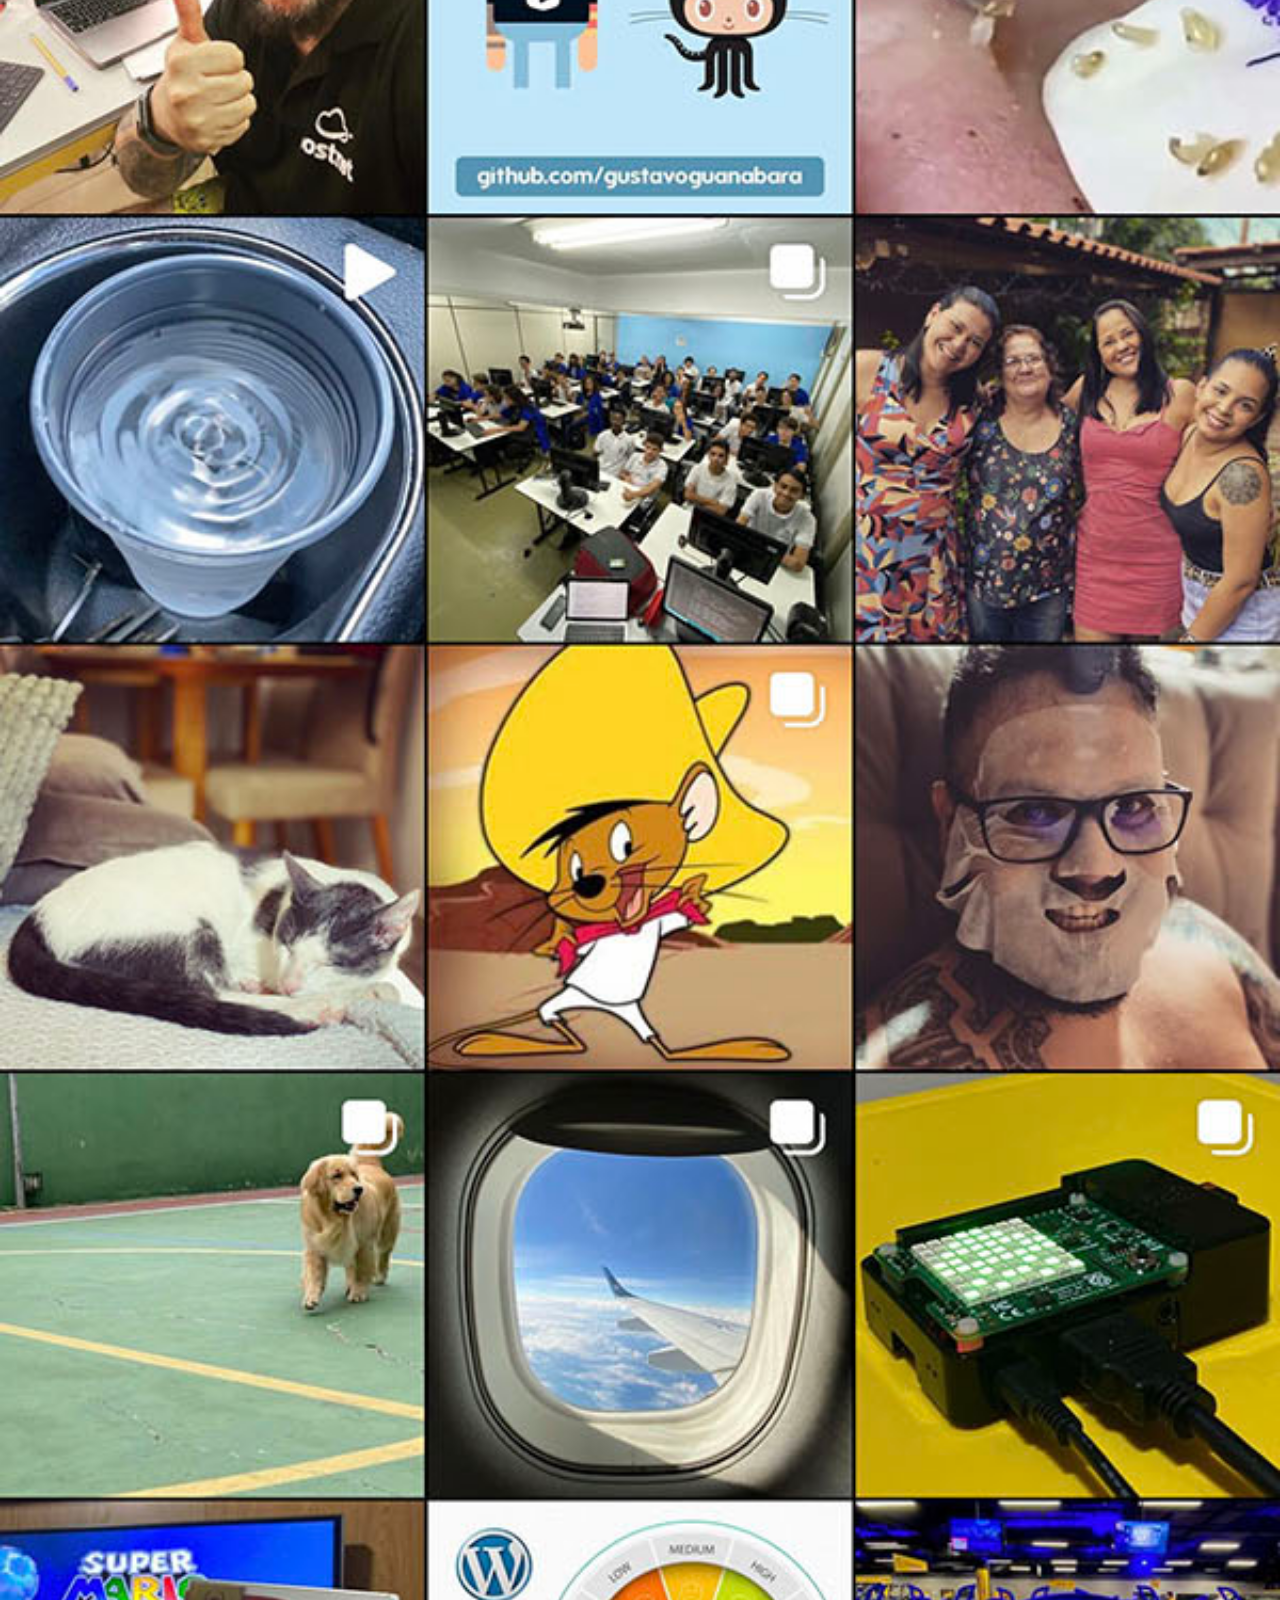
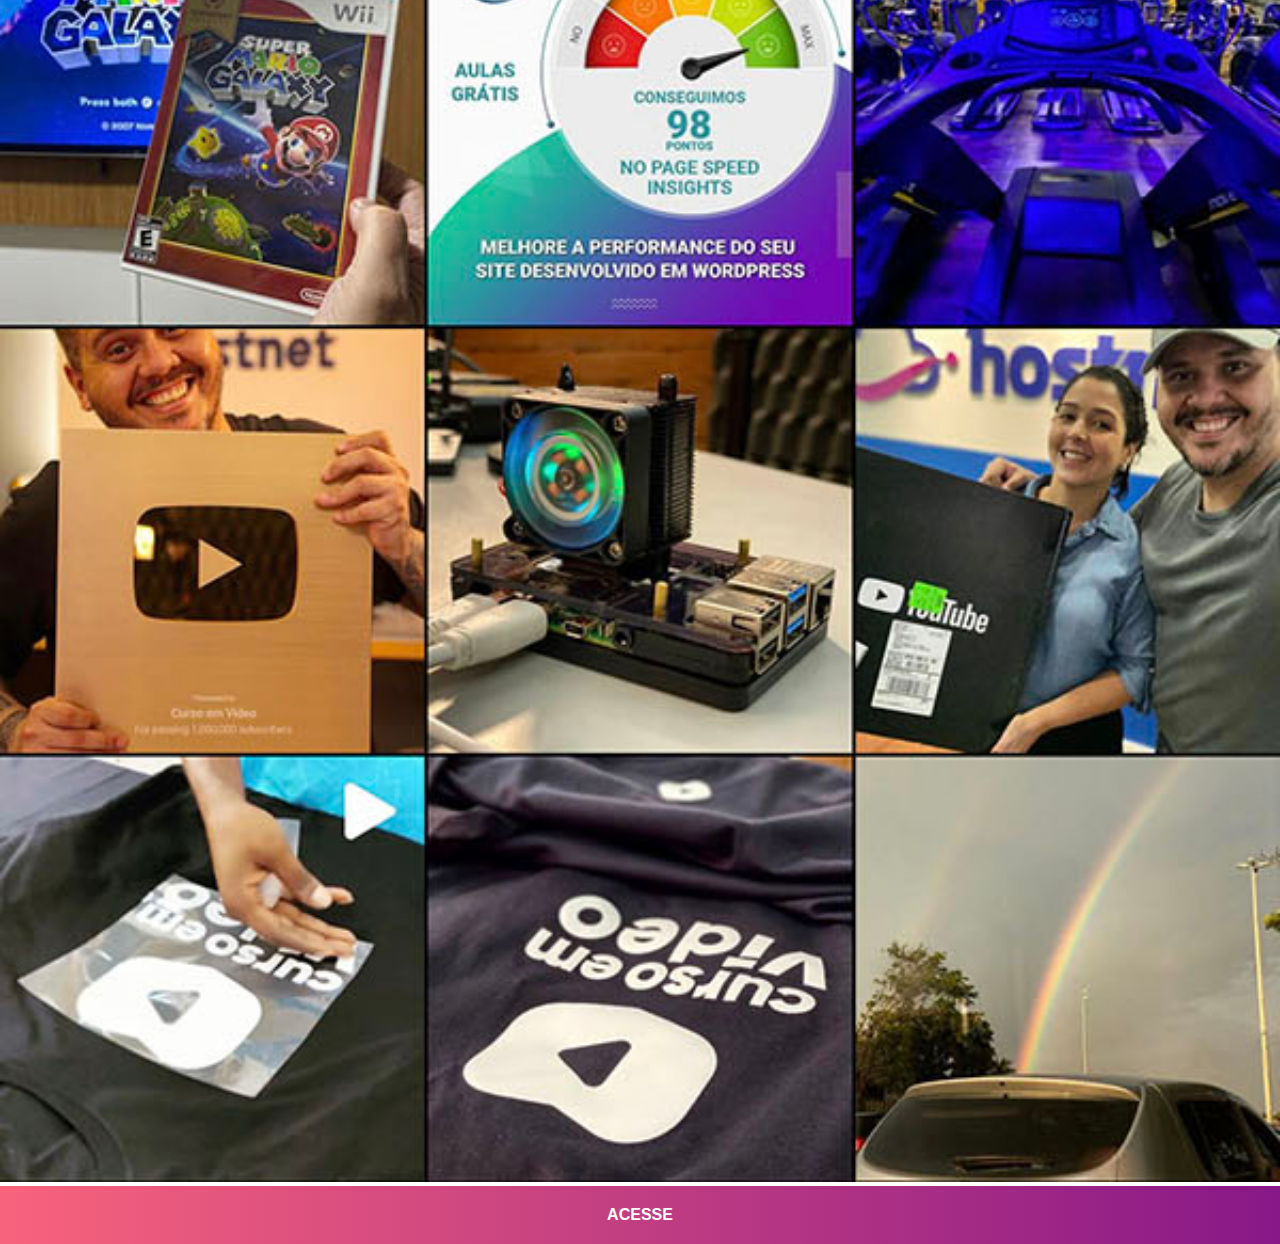
<file: instagram.html>
<!DOCTYPE html>
<html lang="pt-br">
<head>
    <meta charset="UTF-8">
    <meta http-equiv="X-UA-Compatible" content="IE=edge">
    <meta name="viewport" content="width=device-width, initial-scale=1.0">
    <link rel="stylesheet" href="estilos/social.css">
    <title>Instagram</title>
    <style>
        a {
            background-image: linear-gradient(to right, rgb(248, 99, 124), rgb(136, 24, 136));
        }
    </style>
</head>
<body>
    <img src="imagens/tela-instagram.jpg" alt="Instagram">
    <a href="https://www.instagram.com/gustavoguanabara/" target="_blank">ACESSE</a>
</html>
</file>
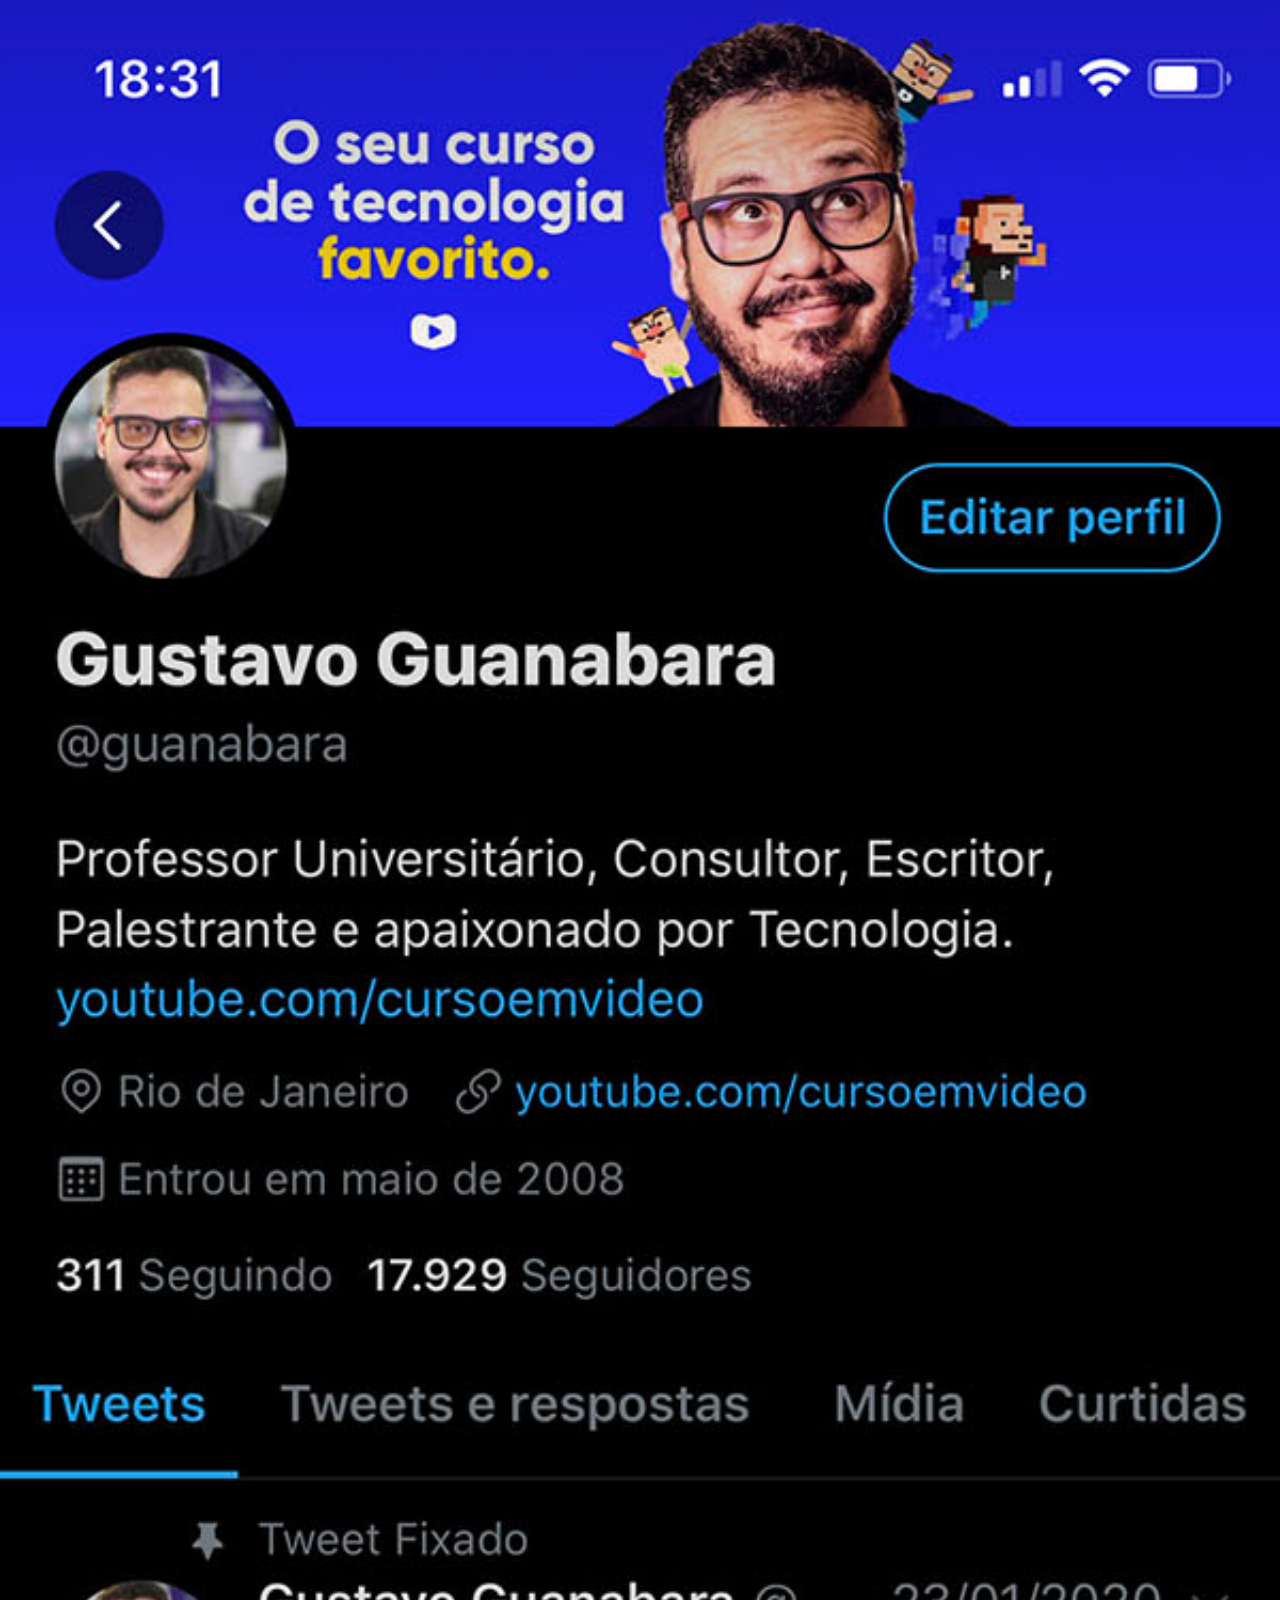
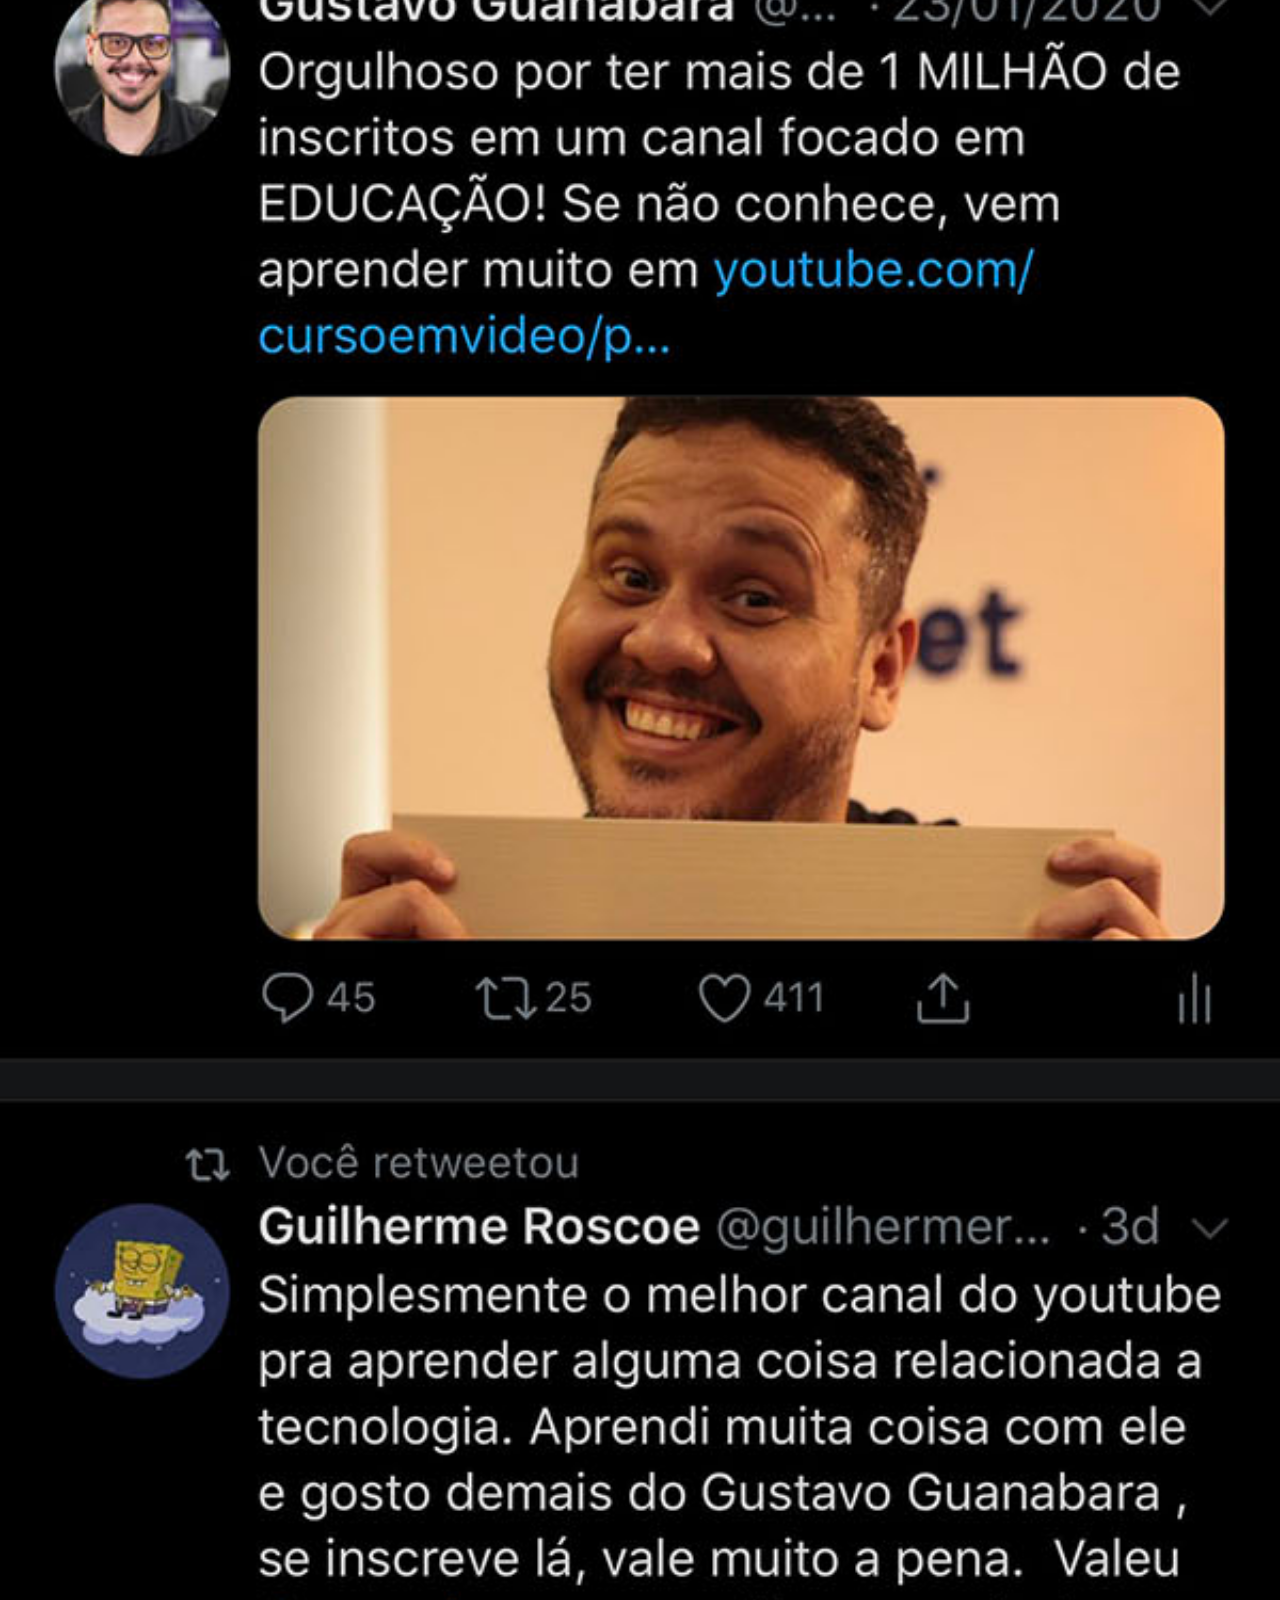
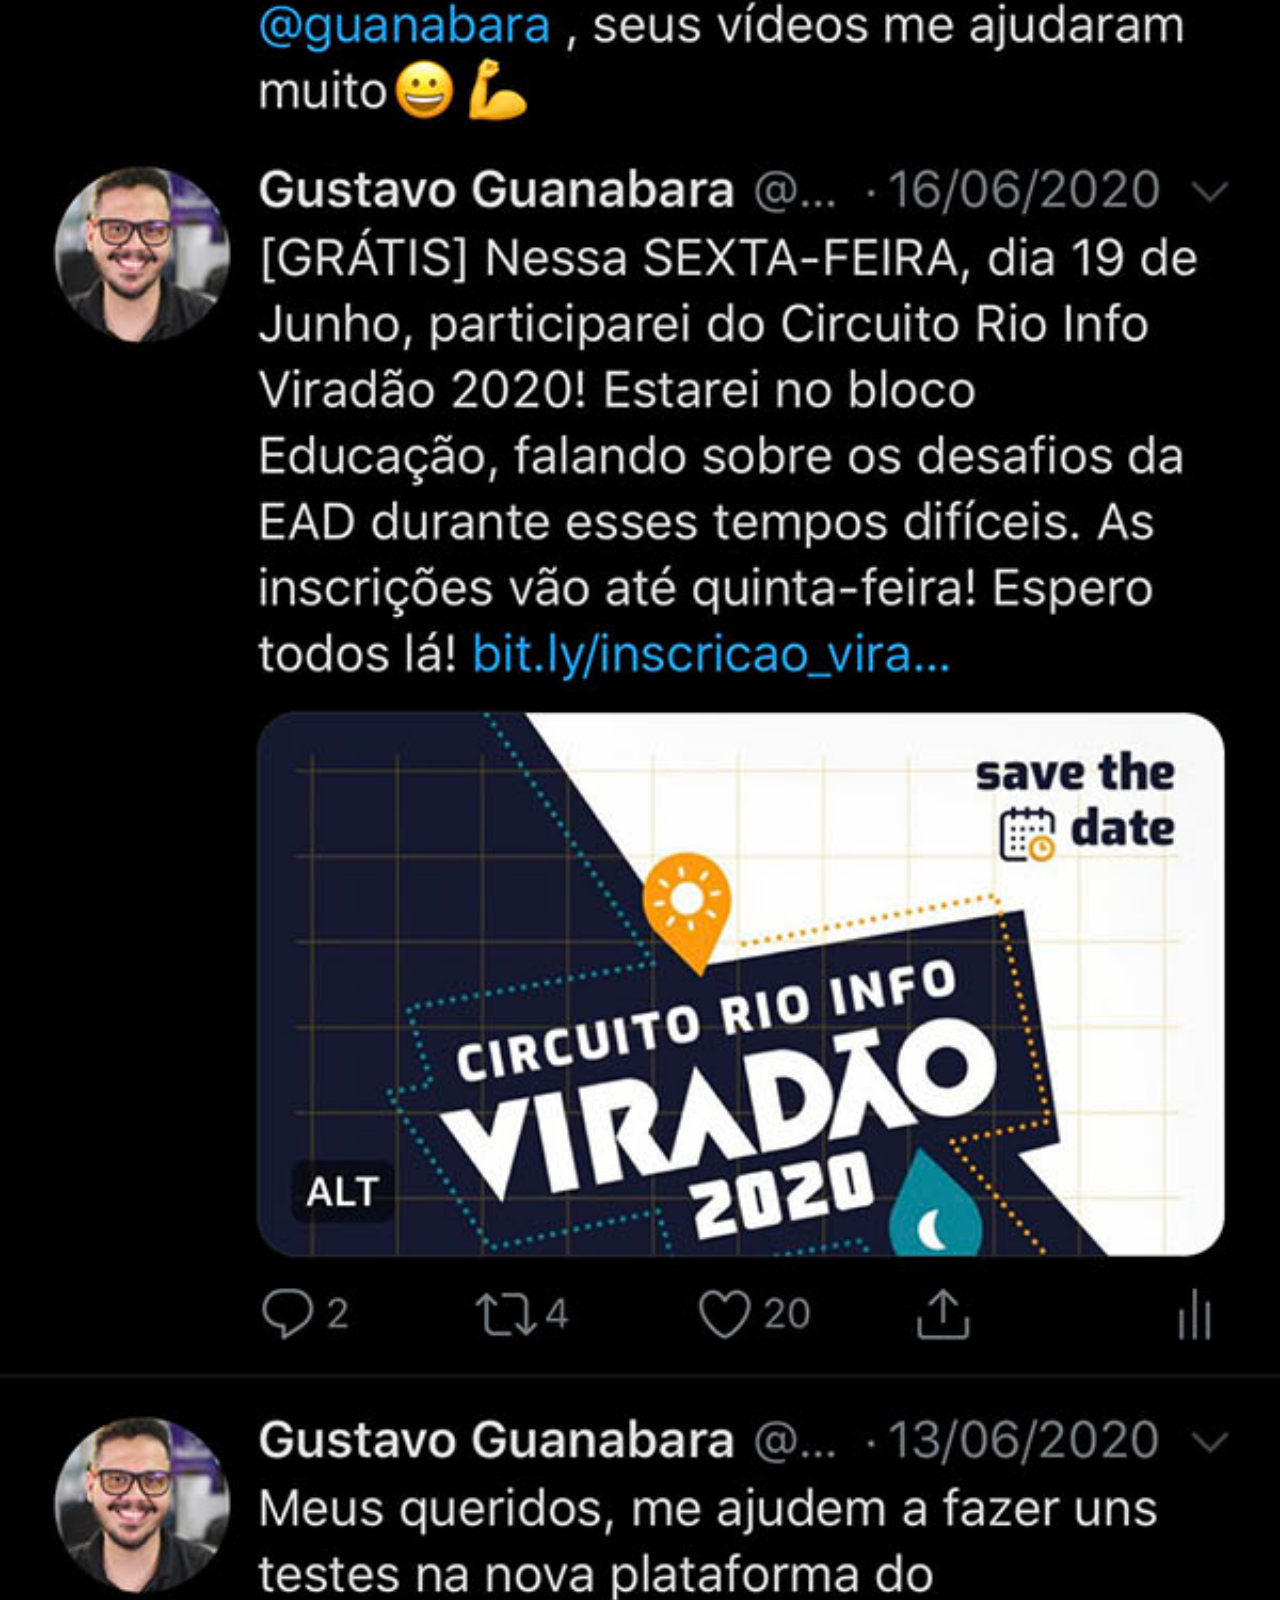
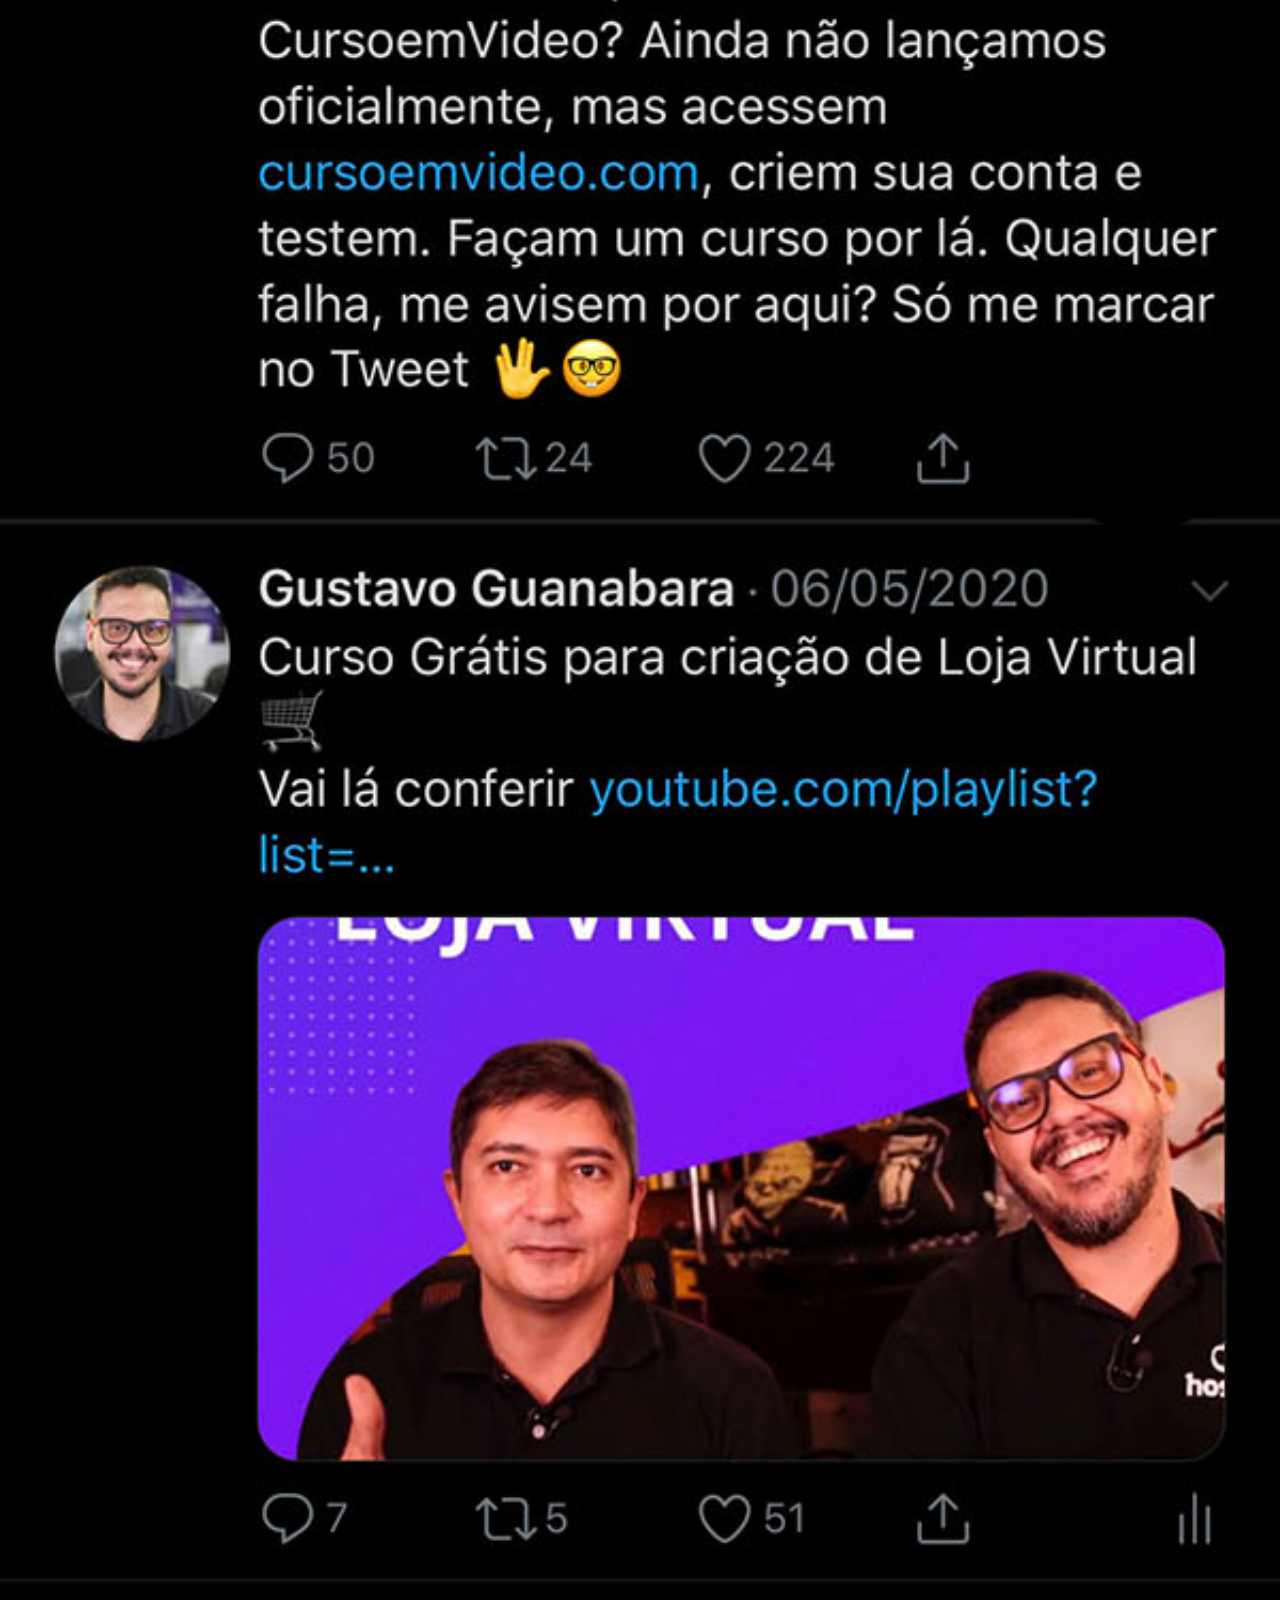
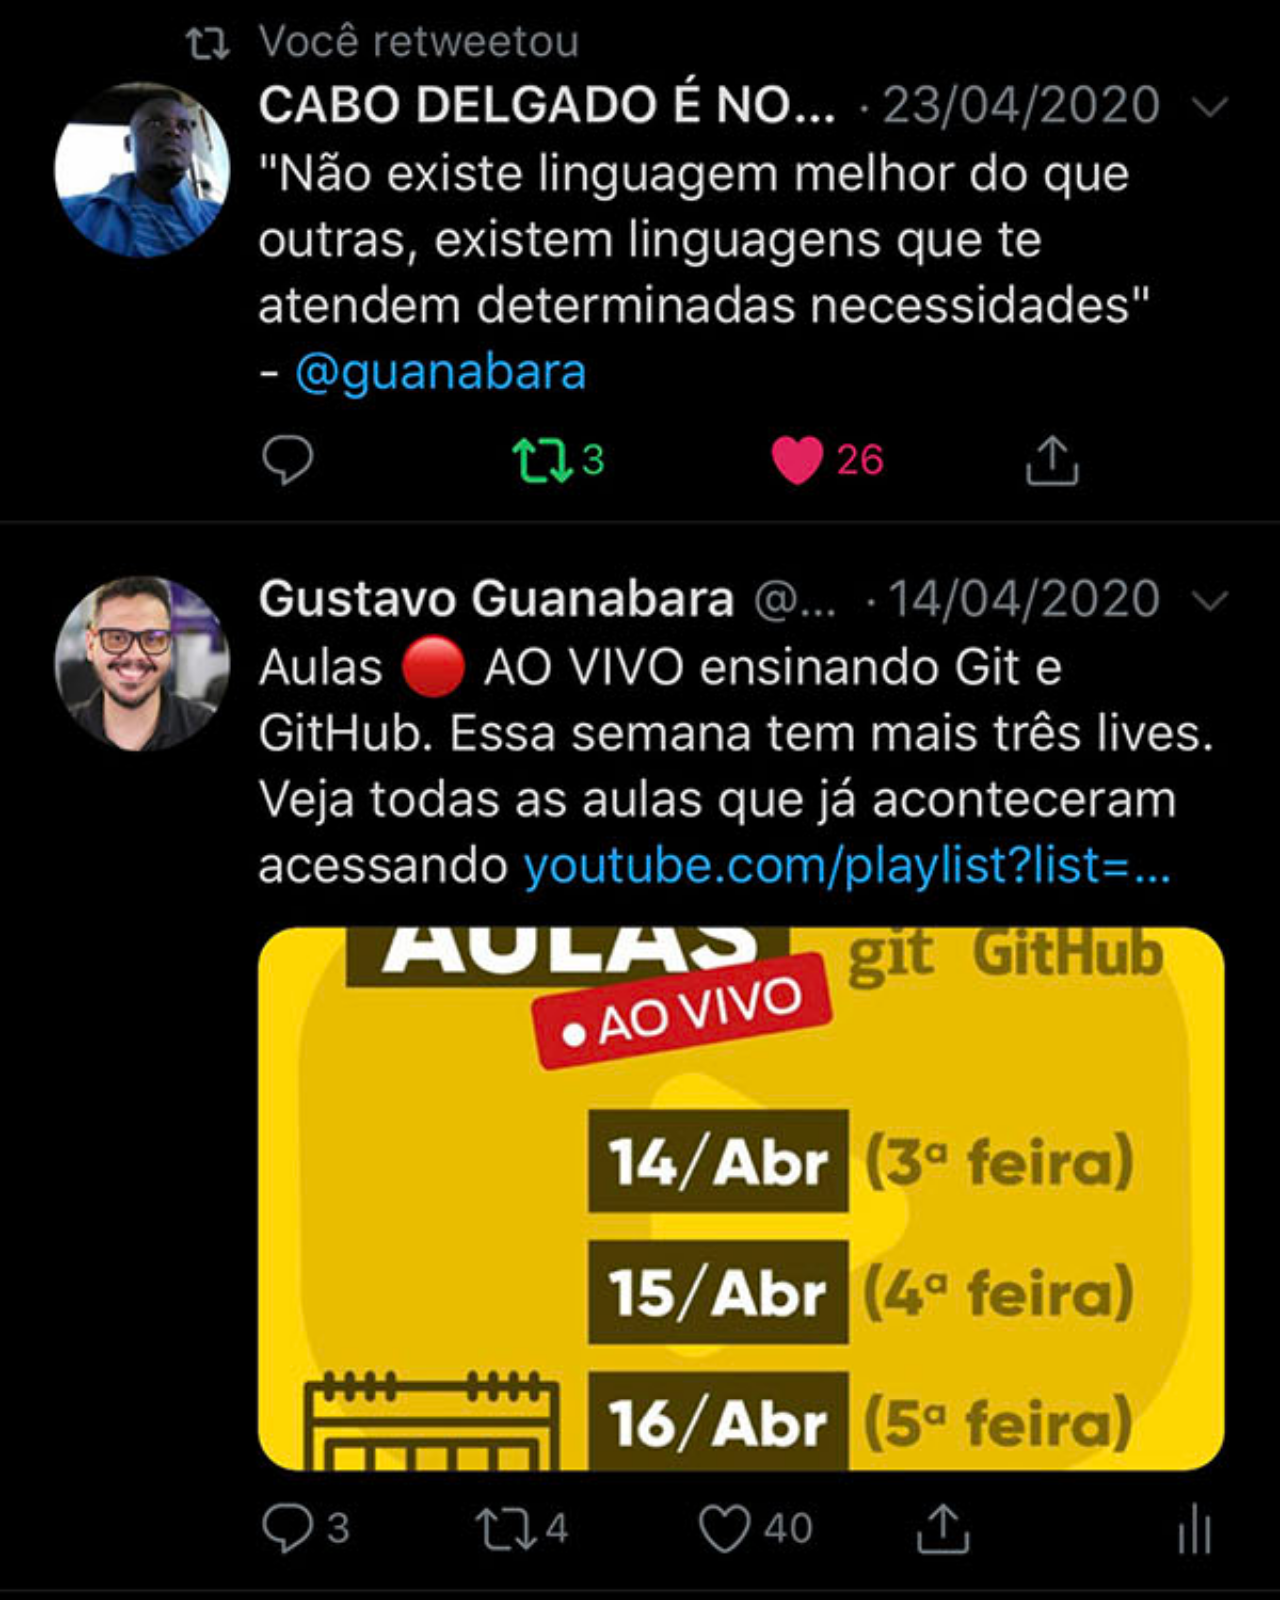
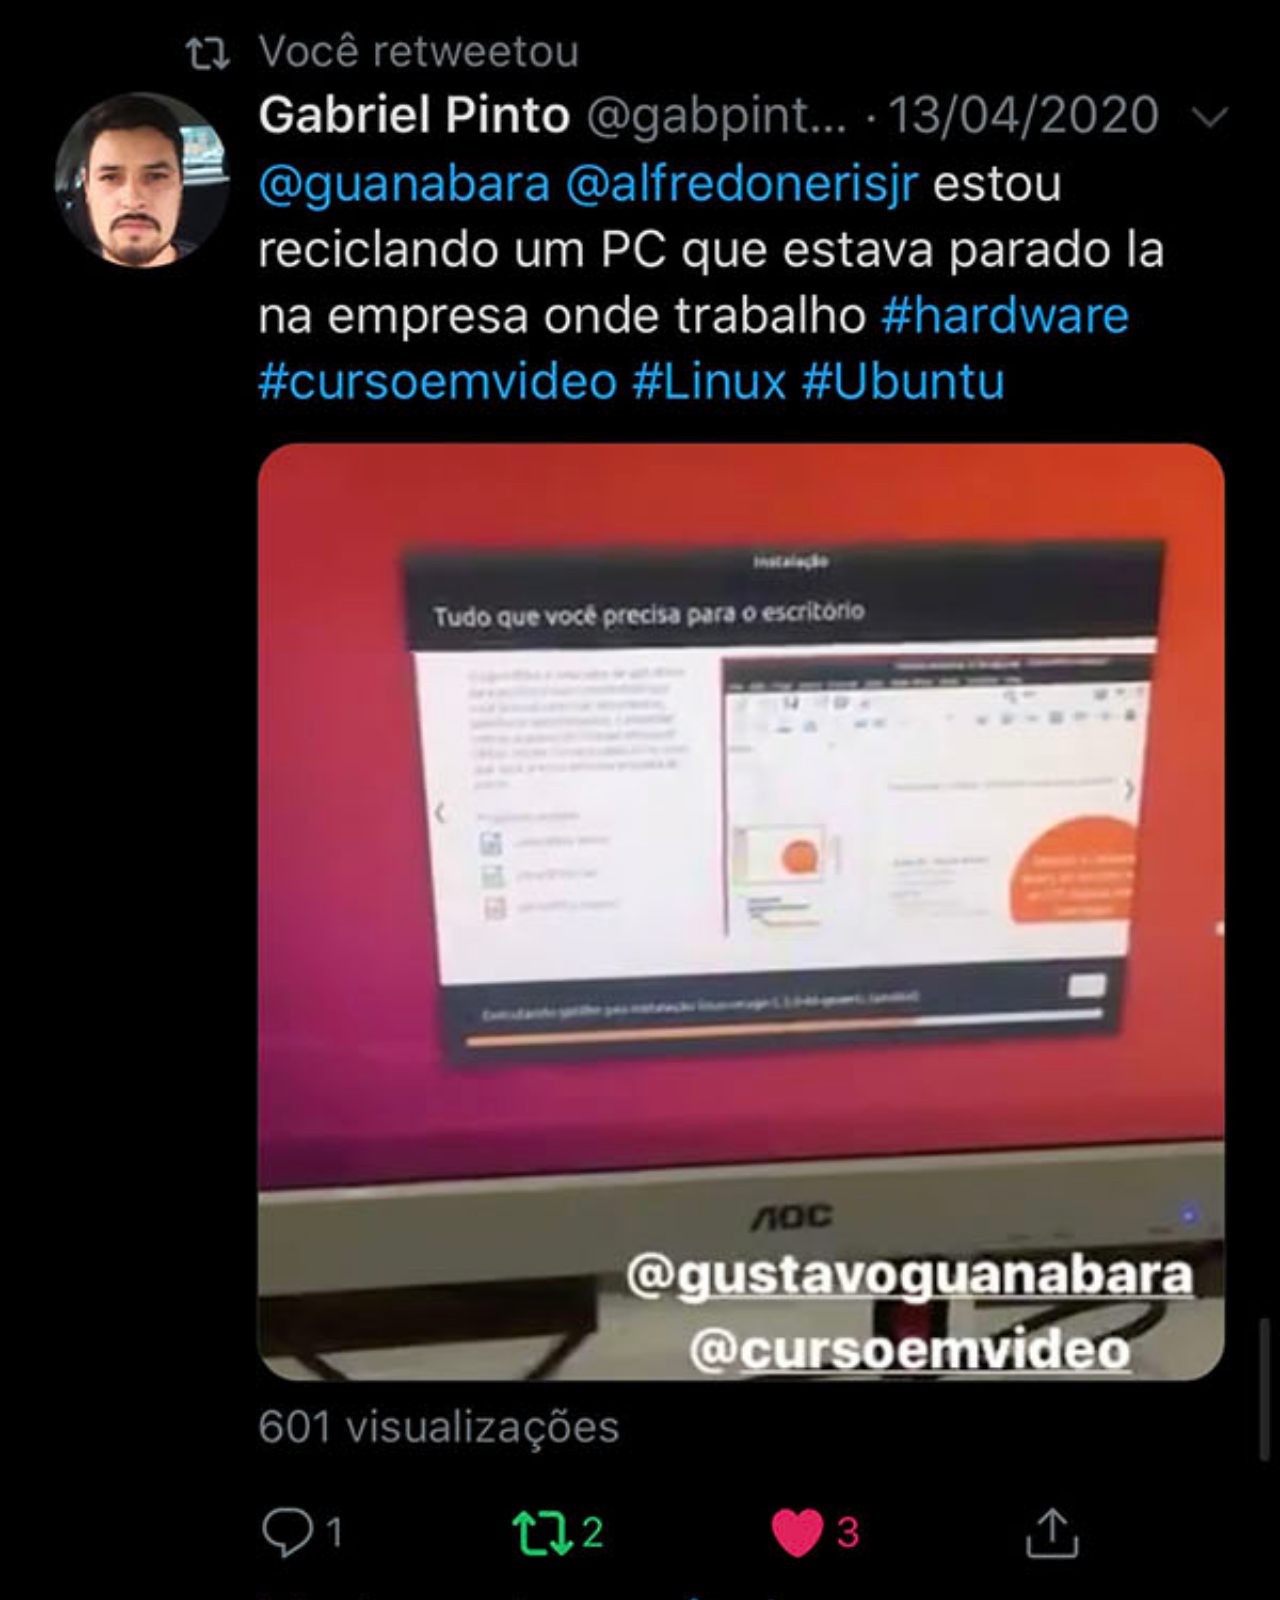
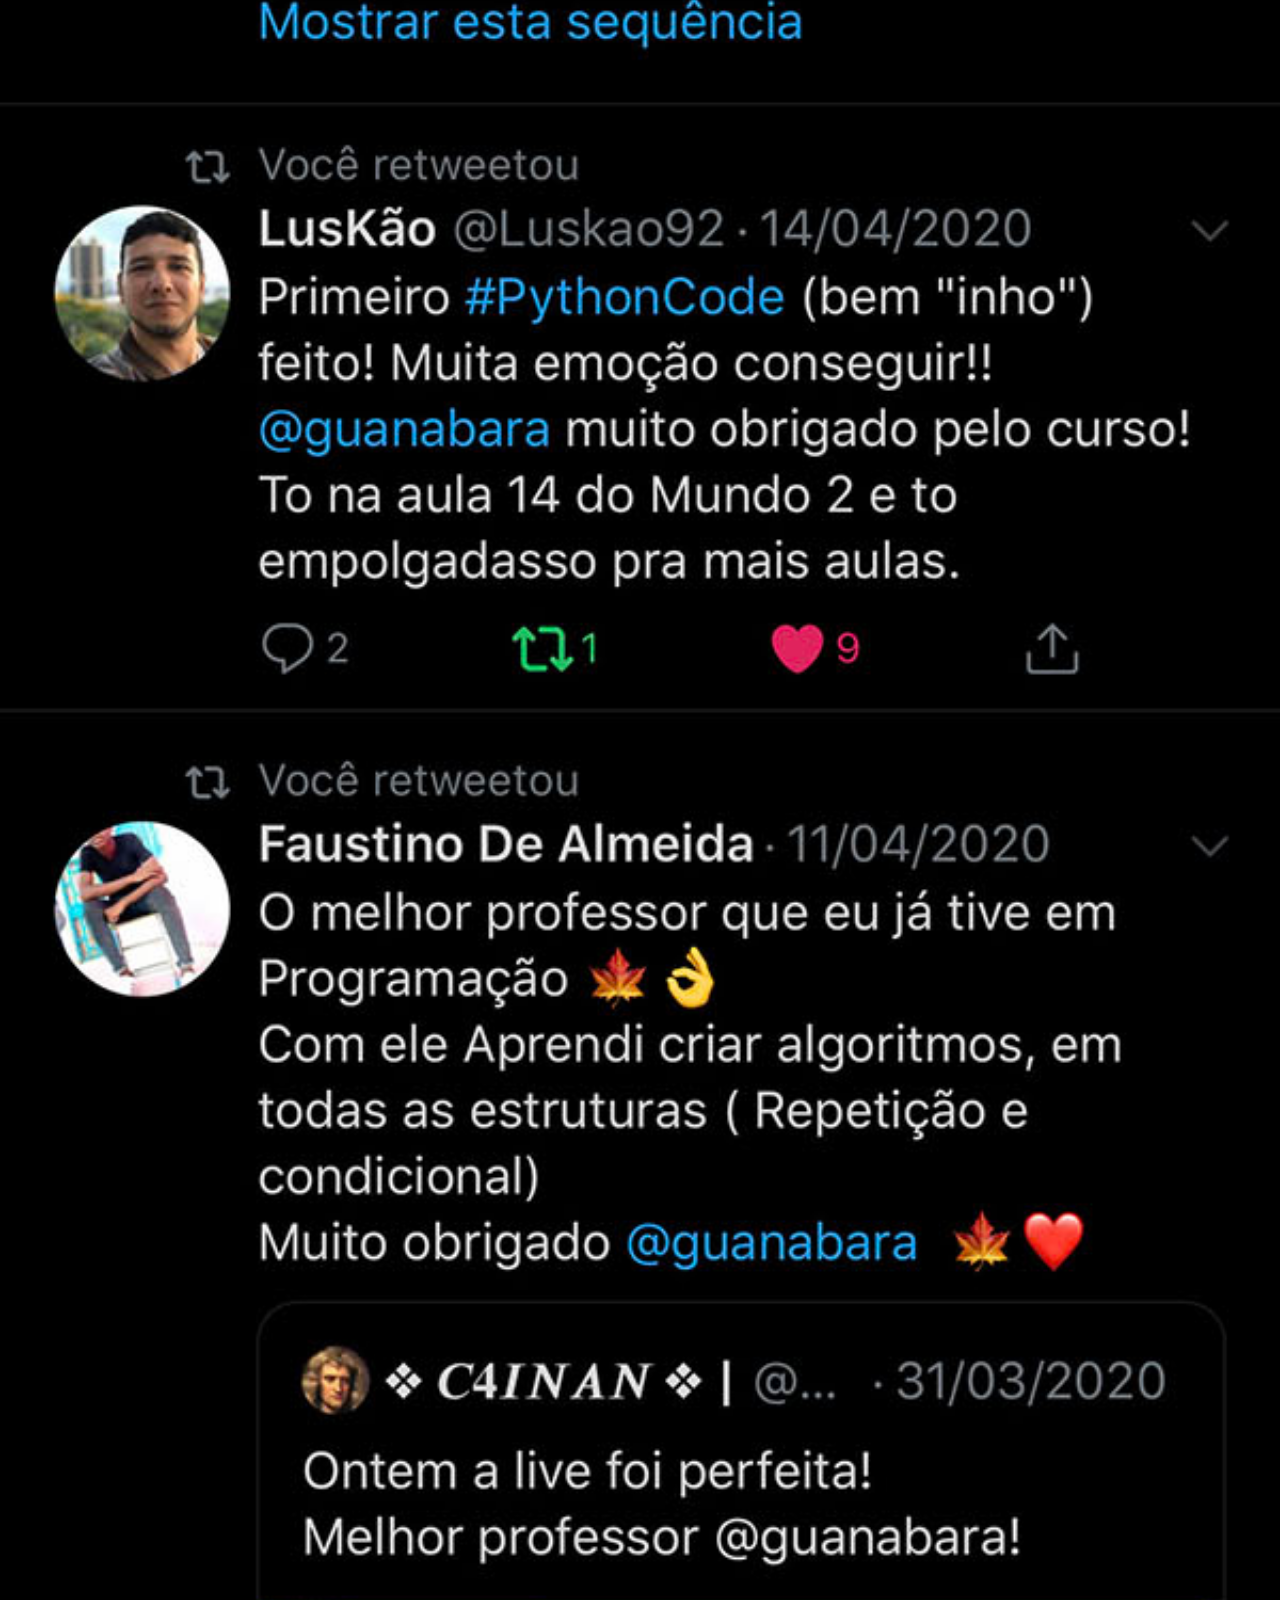
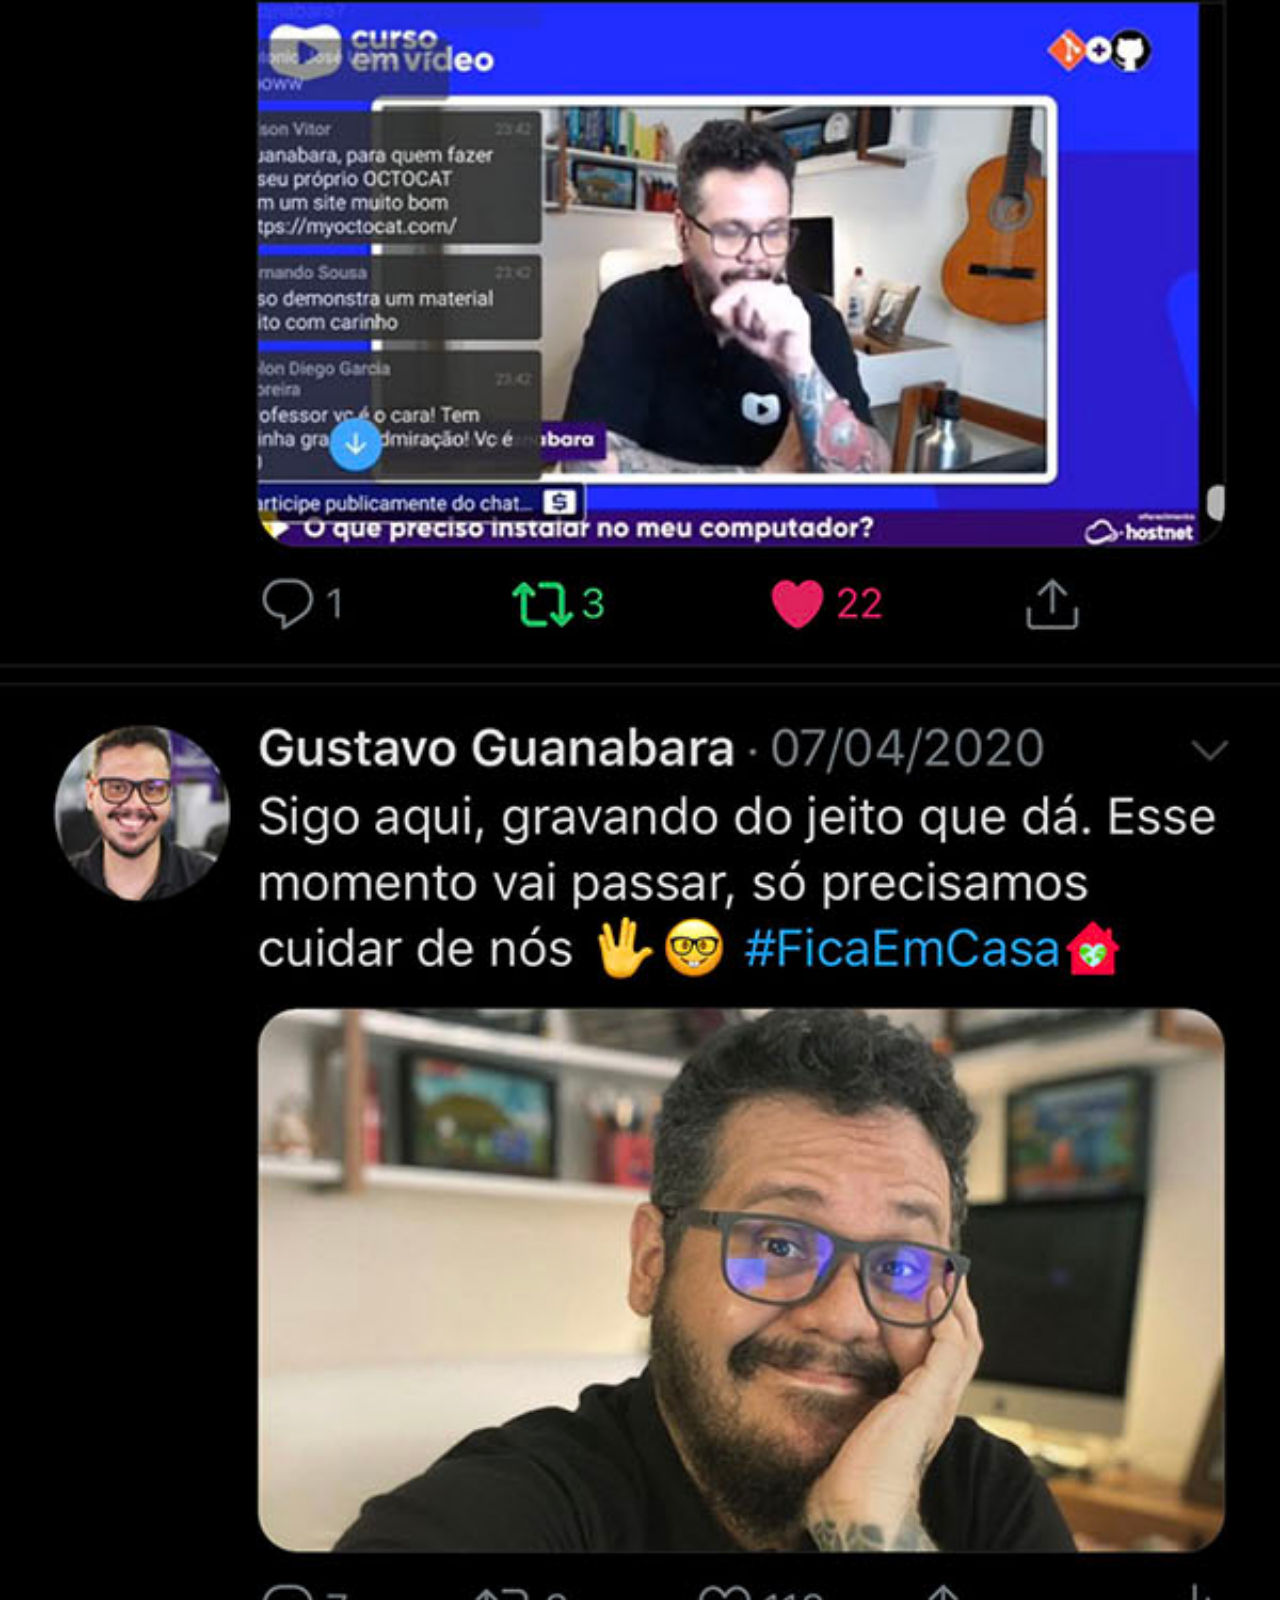
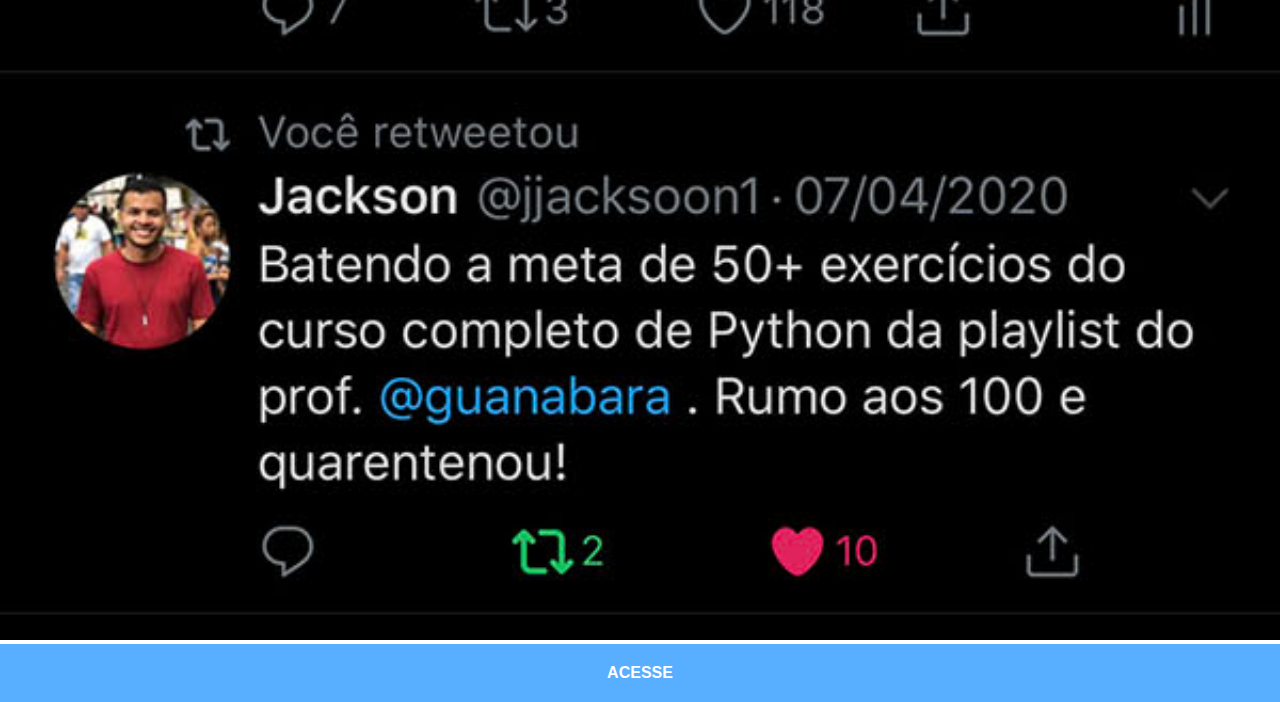
<file: twitter.html>
<!DOCTYPE html>
<html lang="pt-br">
<head>
    <meta charset="UTF-8">
    <meta http-equiv="X-UA-Compatible" content="IE=edge">
    <meta name="viewport" content="width=device-width, initial-scale=1.0">
    <link rel="stylesheet" href="estilos/social.css">
    <title>Twitter</title>
    <style>
        a {
            background-color: rgb(88, 174, 271);
        }

        a:hover {
            background-color: rgb(67, 67, 253);
        }
    </style>
</head>
<body>
    <img src="imagens/tela-twitter.jpg" alt="Twitter">
    <a href="https://twitter.com/guanabara" target="_blank">ACESSE</a>
</body>
</html>
</file>
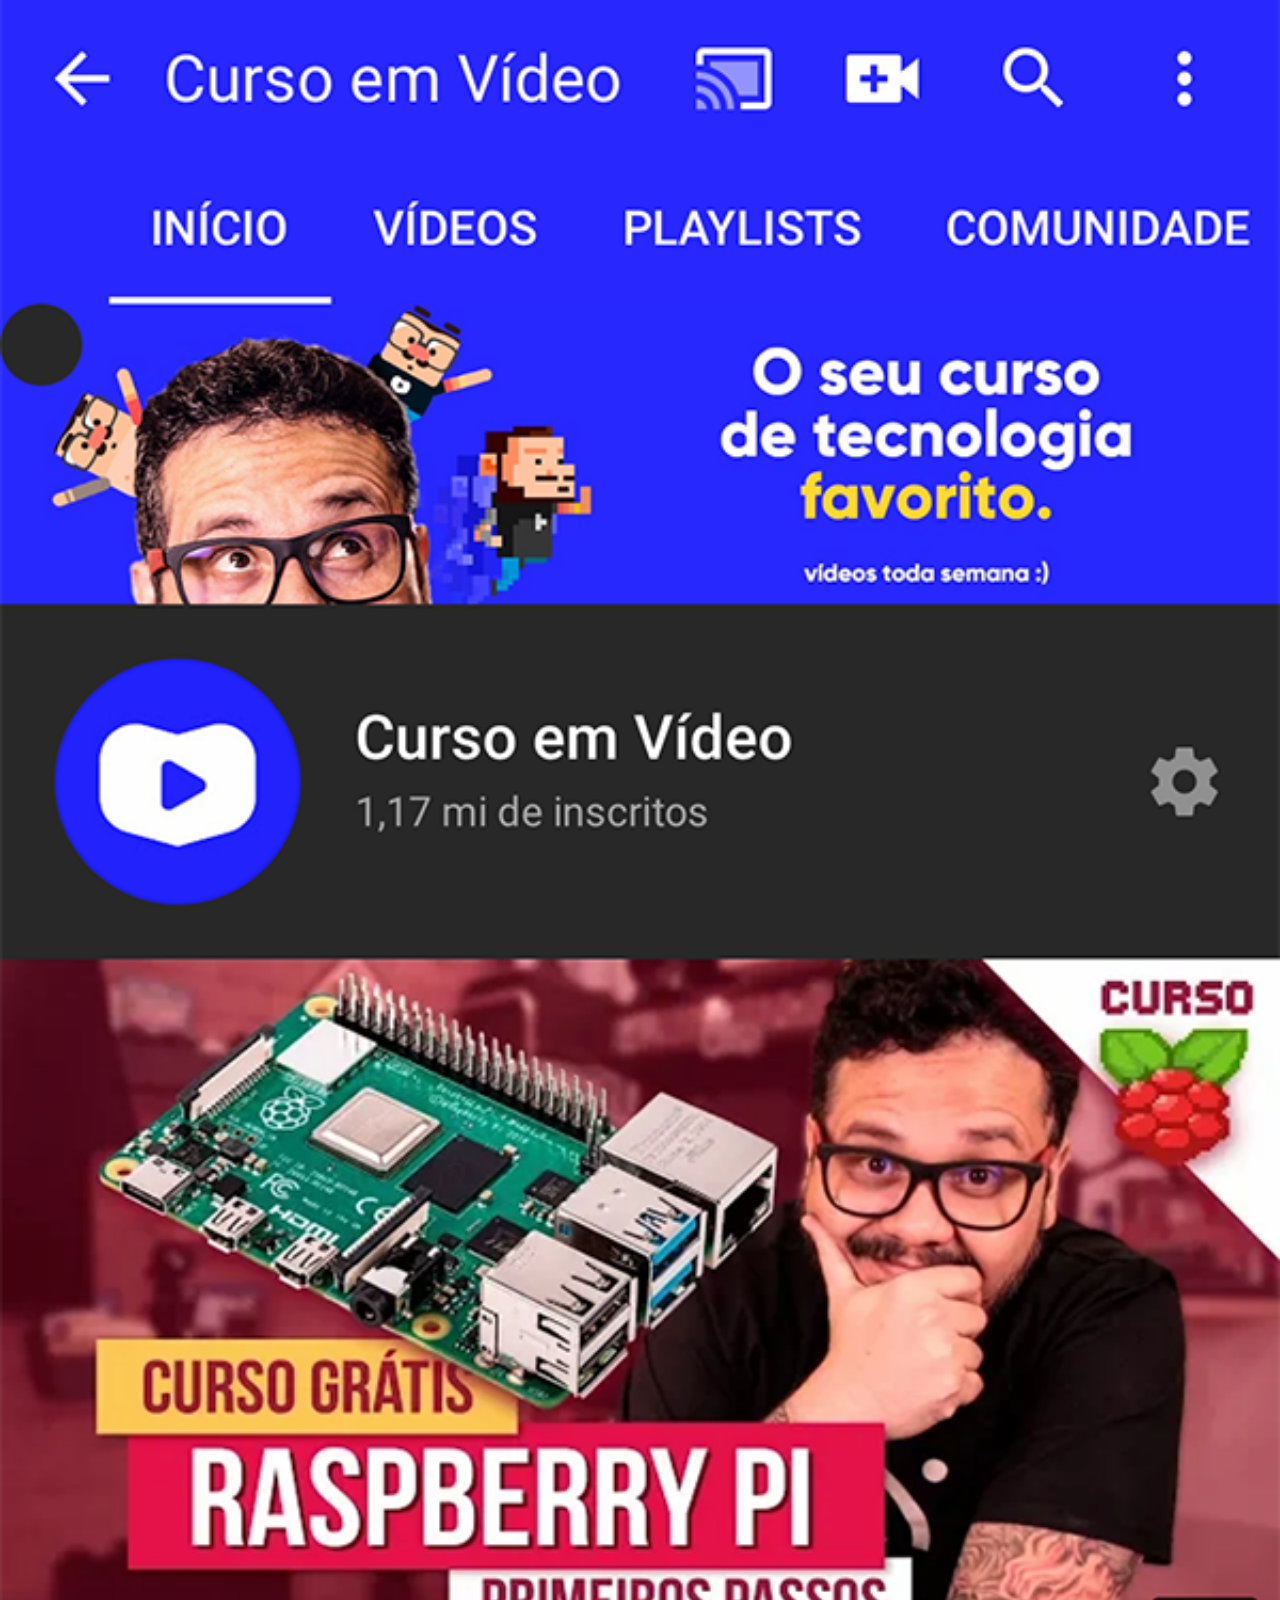
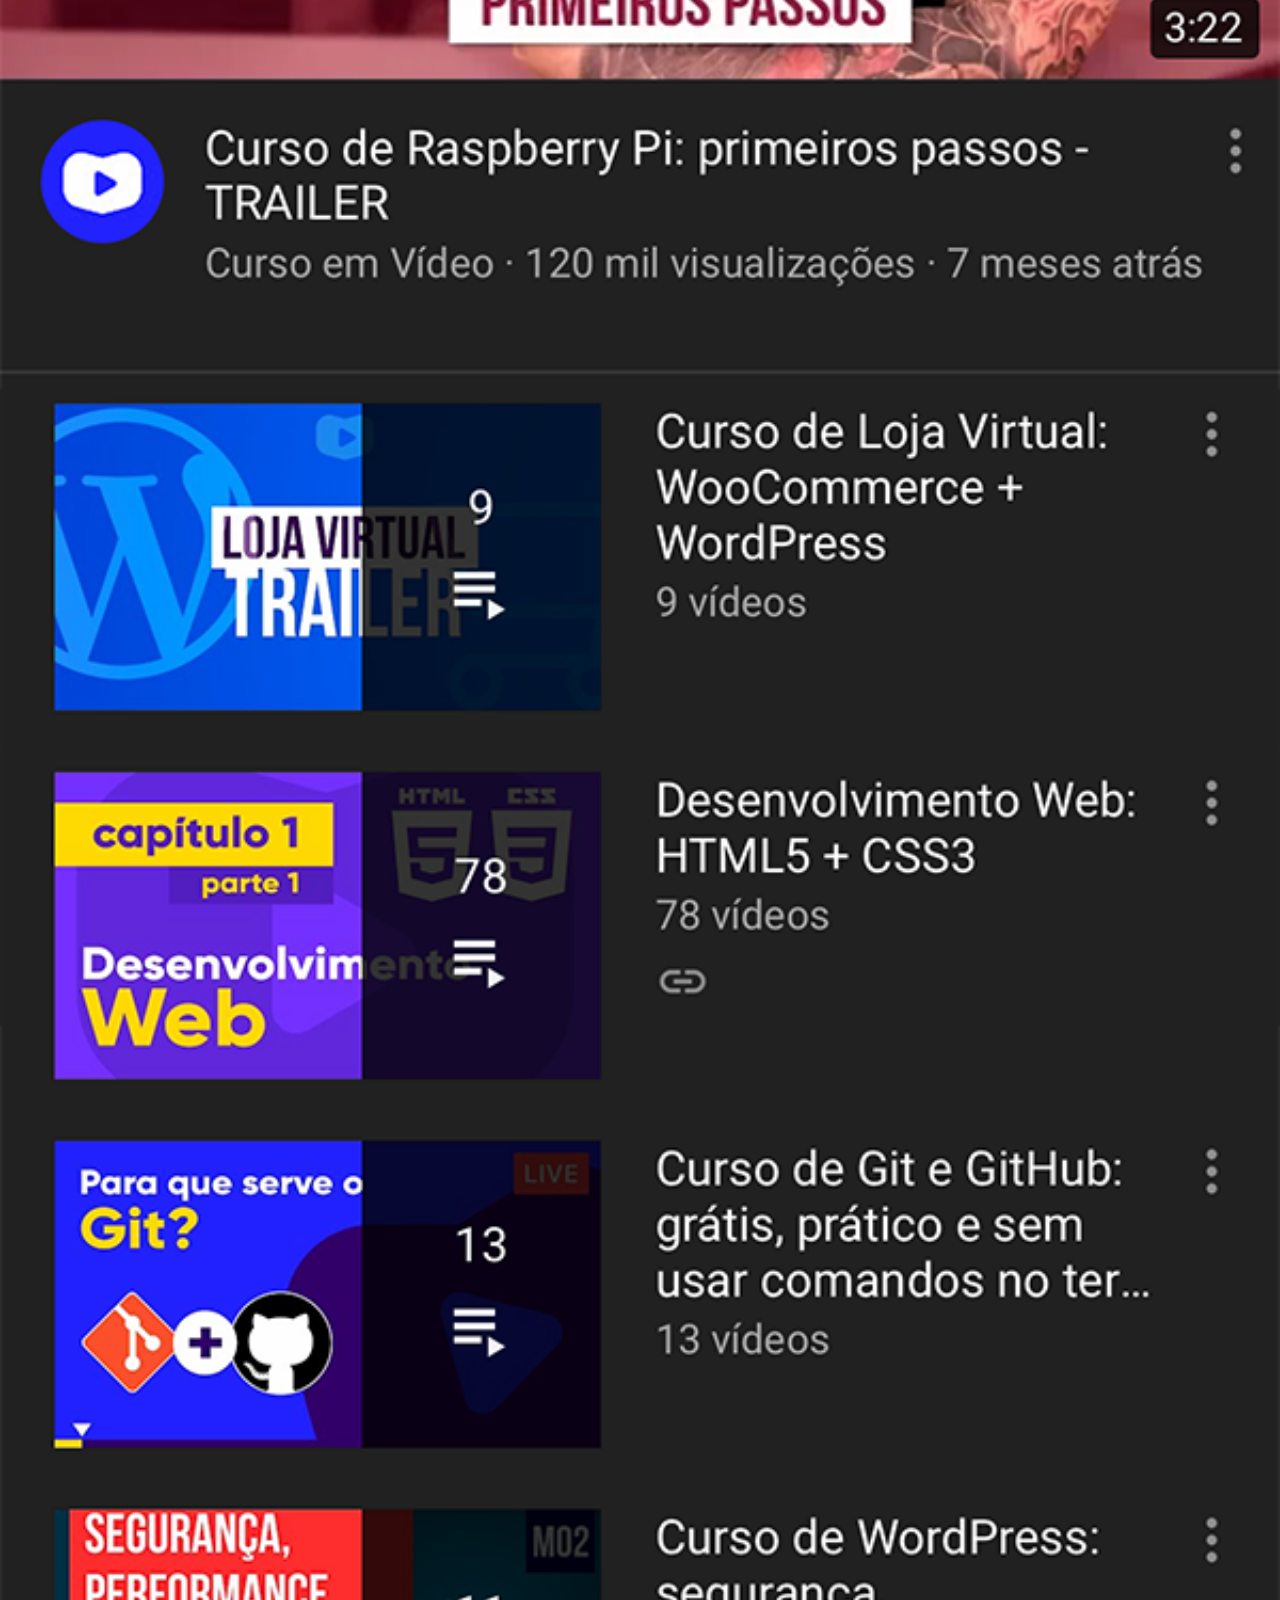
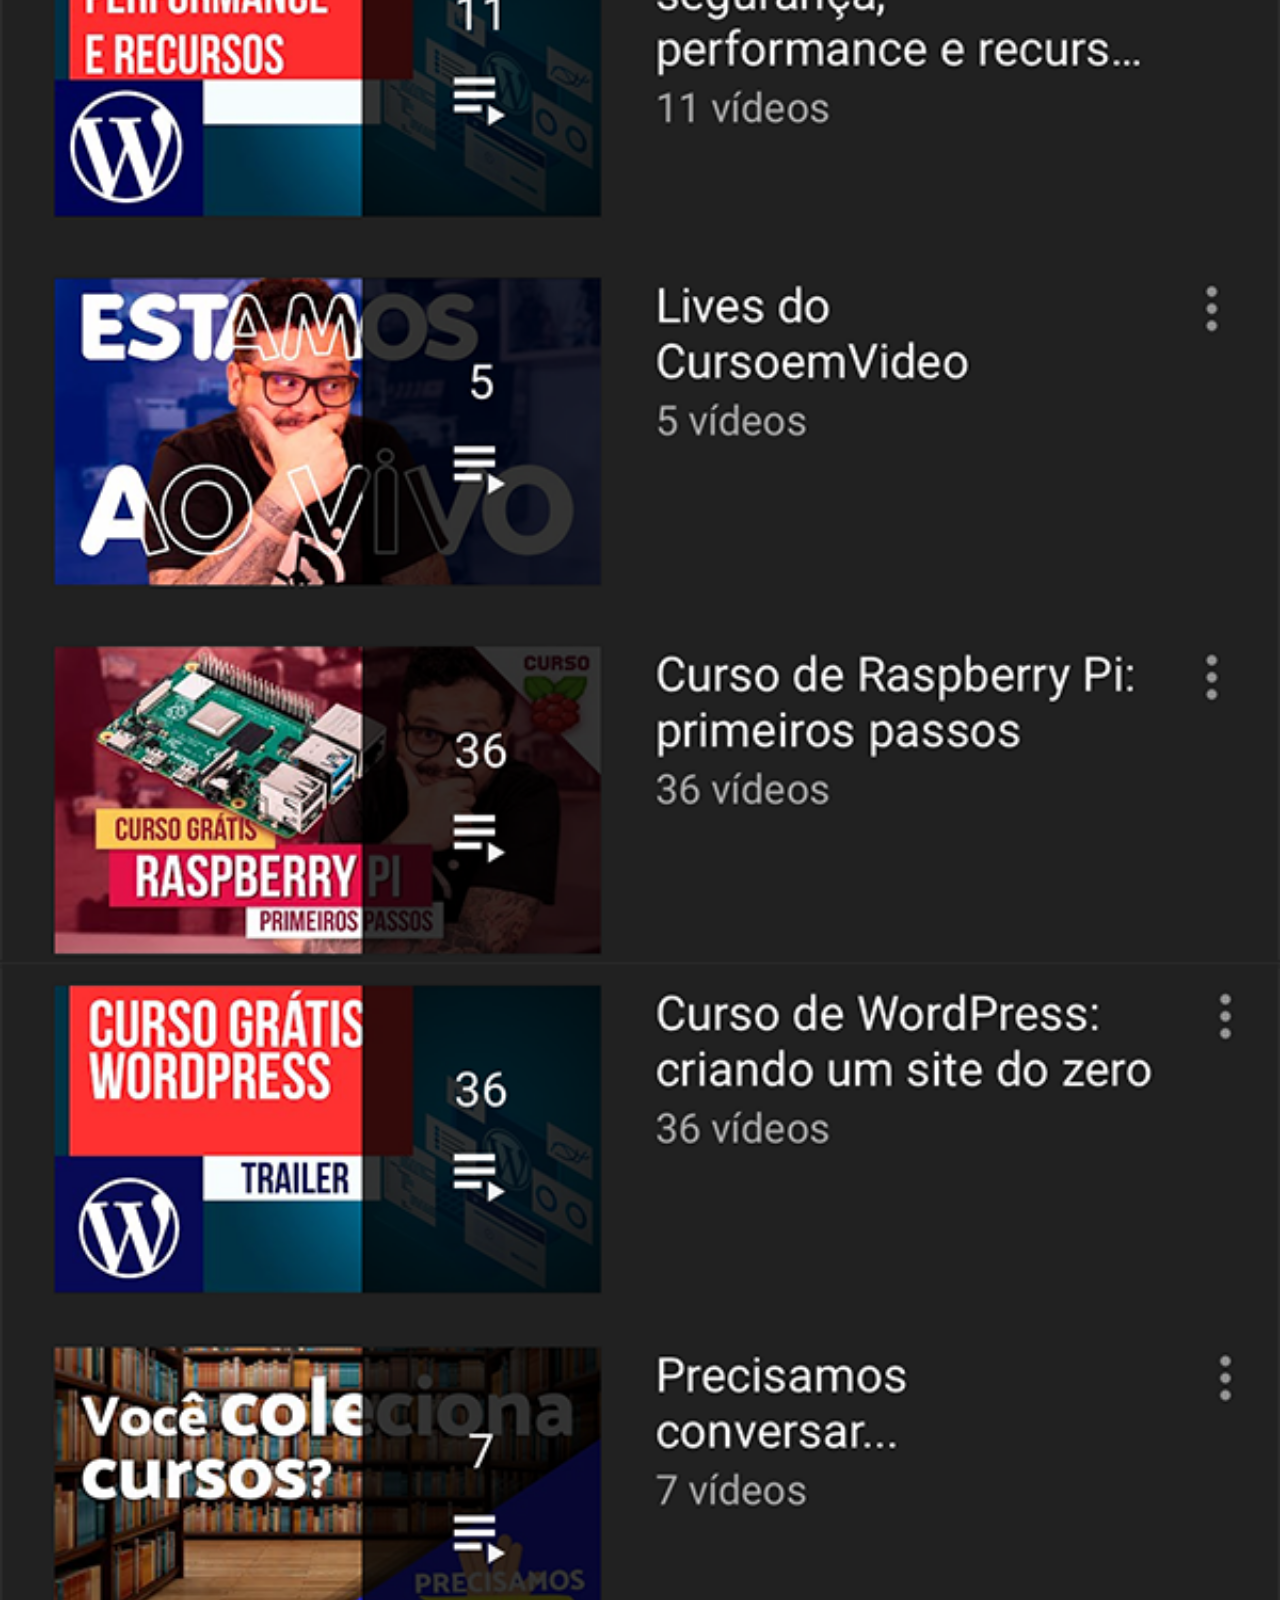
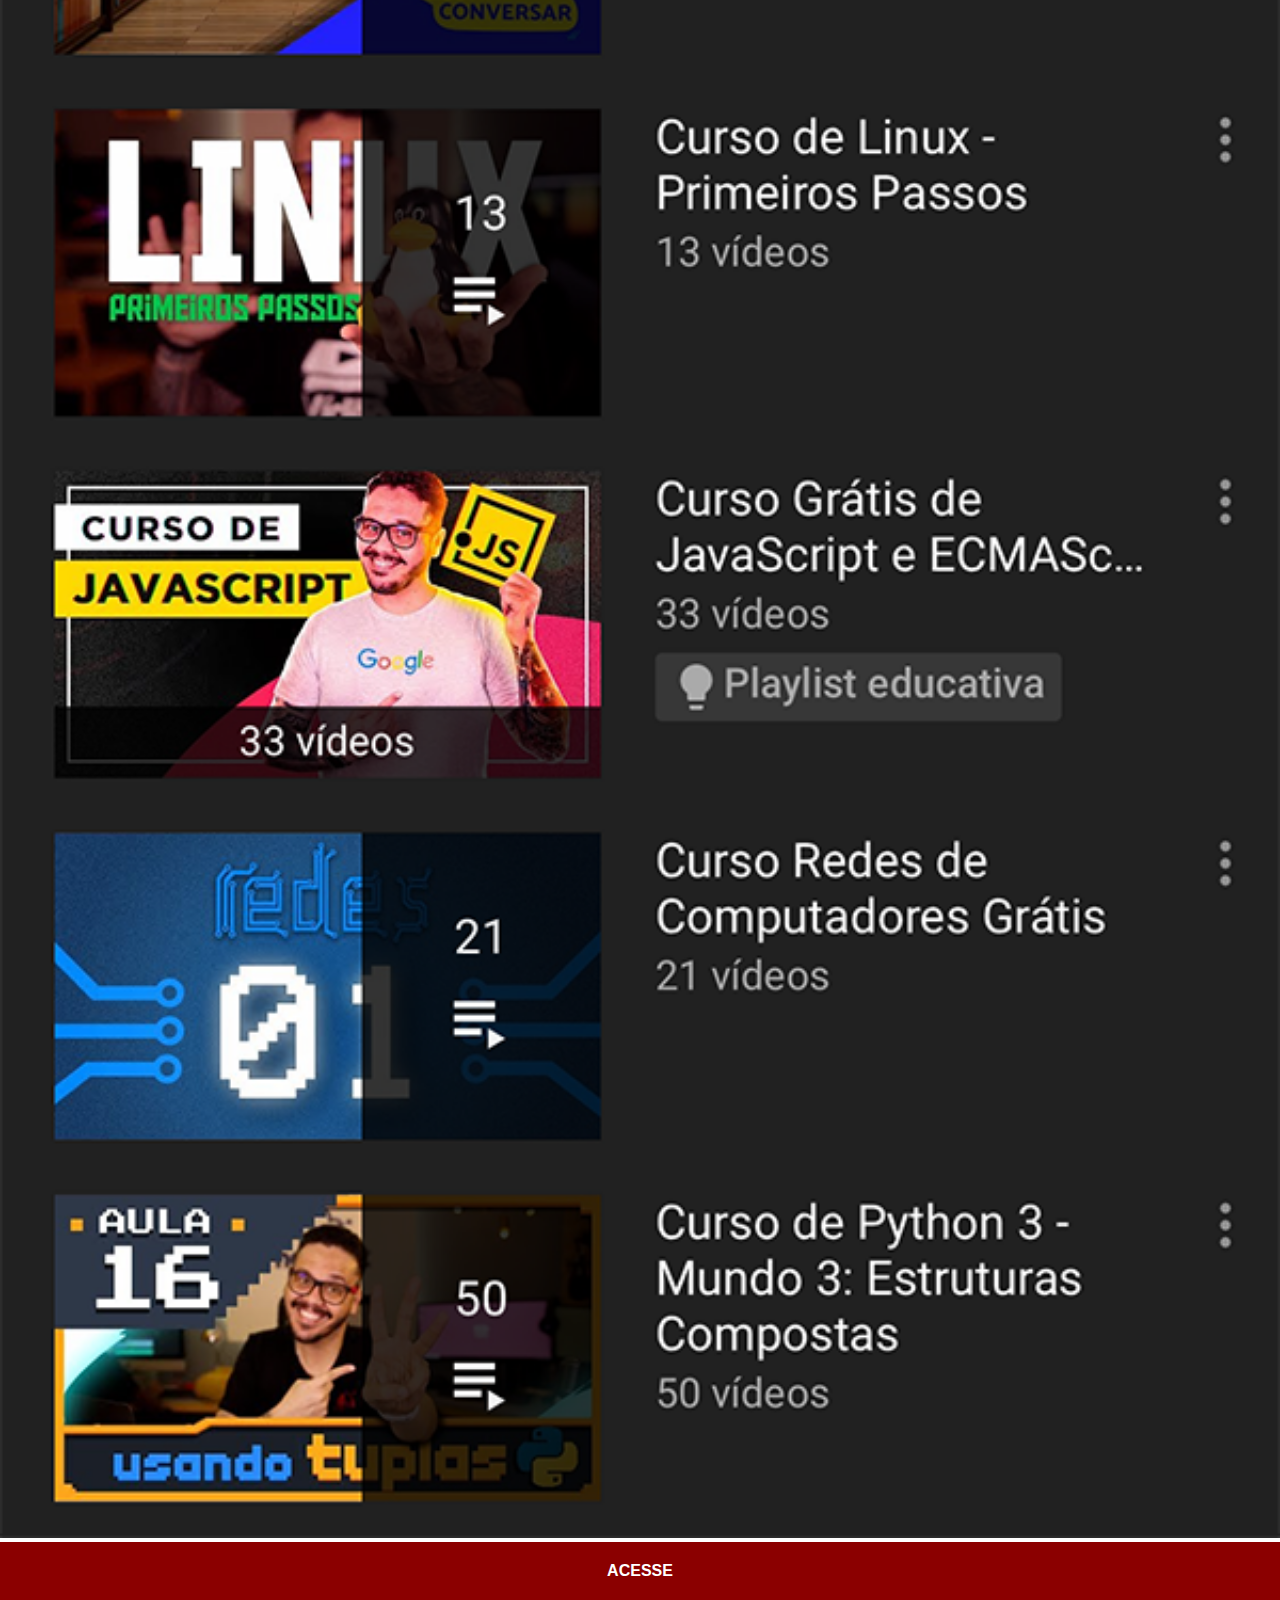
<file: youtube.html>
<!DOCTYPE html>
<html lang="pt-br">
<head>
    <meta charset="UTF-8">
    <meta http-equiv="X-UA-Compatible" content="IE=edge">
    <meta name="viewport" content="width=device-width, initial-scale=1.0">
    <link rel="stylesheet" href="estilos/social.css">
    <title>Youtube</title>
</head>
<body>
    <img src="imagens/tela-youtube.png" alt="Youtube">
    <a href="https://www.youtube.com/@CursoemVideo/playlists" target="_blank">ACESSE</a>
</body>
</html>
</file>
<file: estilos/style.css>
@charset "UTF-8";

* {
    margin: 0px;
    padding: 0px;
    font-family: Arial, Helvetica, sans-serif;
}

html, body {
    height: 100vh;
    width: 100vw;
    background-color: black;
}

body {
    background: url('../imagens/fundo-madeira.jpg') no-repeat top center;
    background-size: cover;
    background-attachment: fixed;
}

main {
    position: relative;
    height: 100vh;
}

section#telefone {
    position:absolute;
    top: 50%;
    left: 50%;
    transform:translate(-50%, -50%);
    height: 627px;
    width: 311px;
    background: url('../imagens/frame-iphone.png') no-repeat;
}

iframe#tela {
    position: relative;
    top: 80px;
    left: 22px;
    width: 267px;
    height: 471px;    
}

section#redes-sociais img {
    width: 50px;
    height: 50px;
    margin: 10px;
    border-radius: 50%;
    box-shadow: 2px 2px 5px rgba(0, 0, 0, 0.400);
    box-sizing: border-box;
}

section#redes-sociais {
    text-align: right;    
}

section#redes-sociais img:hover {
    border: 2px solid rgba(255, 255, 255, 0.637);
    transform: translate(-3px, -3px);
    box-shadow: 5px 5px 10px rgba(0, 0, 0, 0.600);
    transition: transform 0.3s, border 1s;
}
</file>
<file: estilos/social.css>
@charset "UTF-8";

* {
    margin: 0px;
    padding: 0px;
    font-family: Arial, Helvetica, sans-serif;
}

img {
    width: 100vw;
}

::-webkit-scrollbar {
    width: 0px;
    height: 0px;
}

a {
    display: block;
    background-color: darkred;
    padding: 20px;
    color: white;
    font-weight: bolder;
    text-decoration: none;
    text-align: center;
}

a:hover {
    background-color: red;
}
</file>
